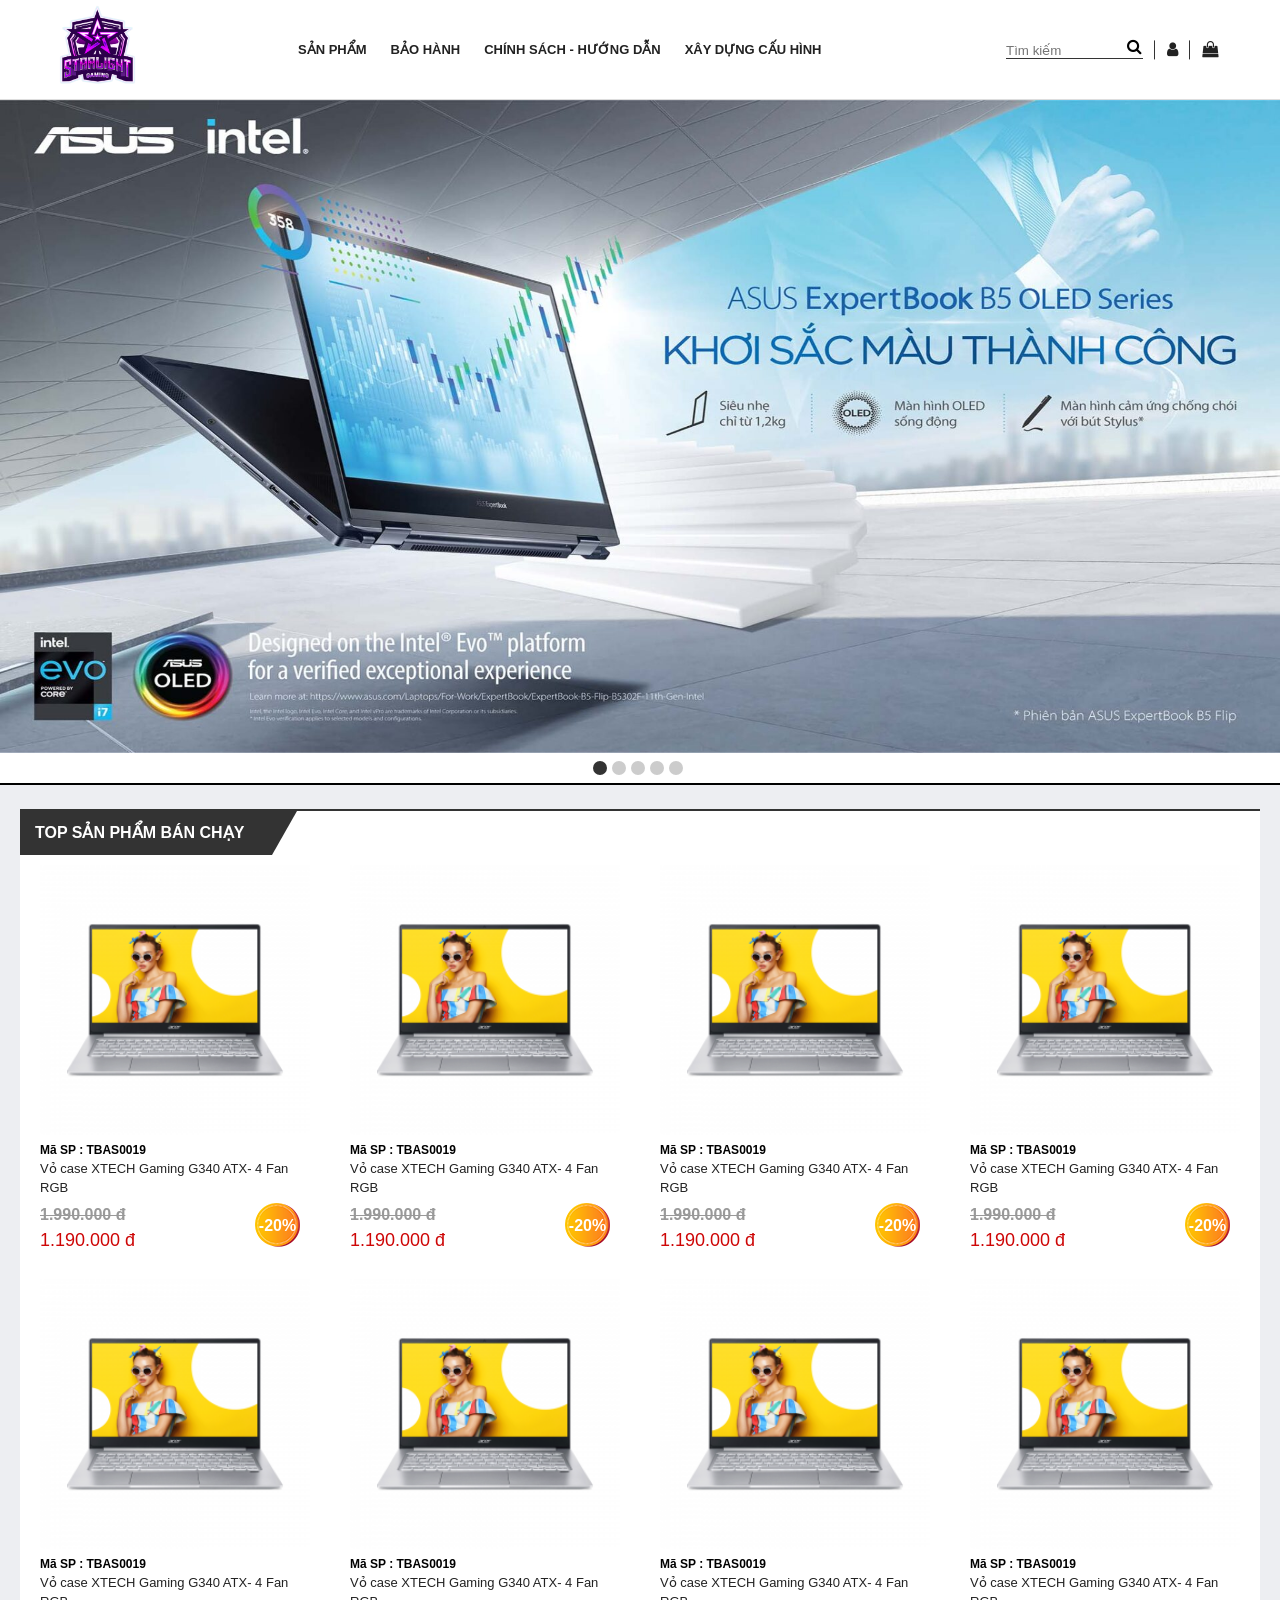
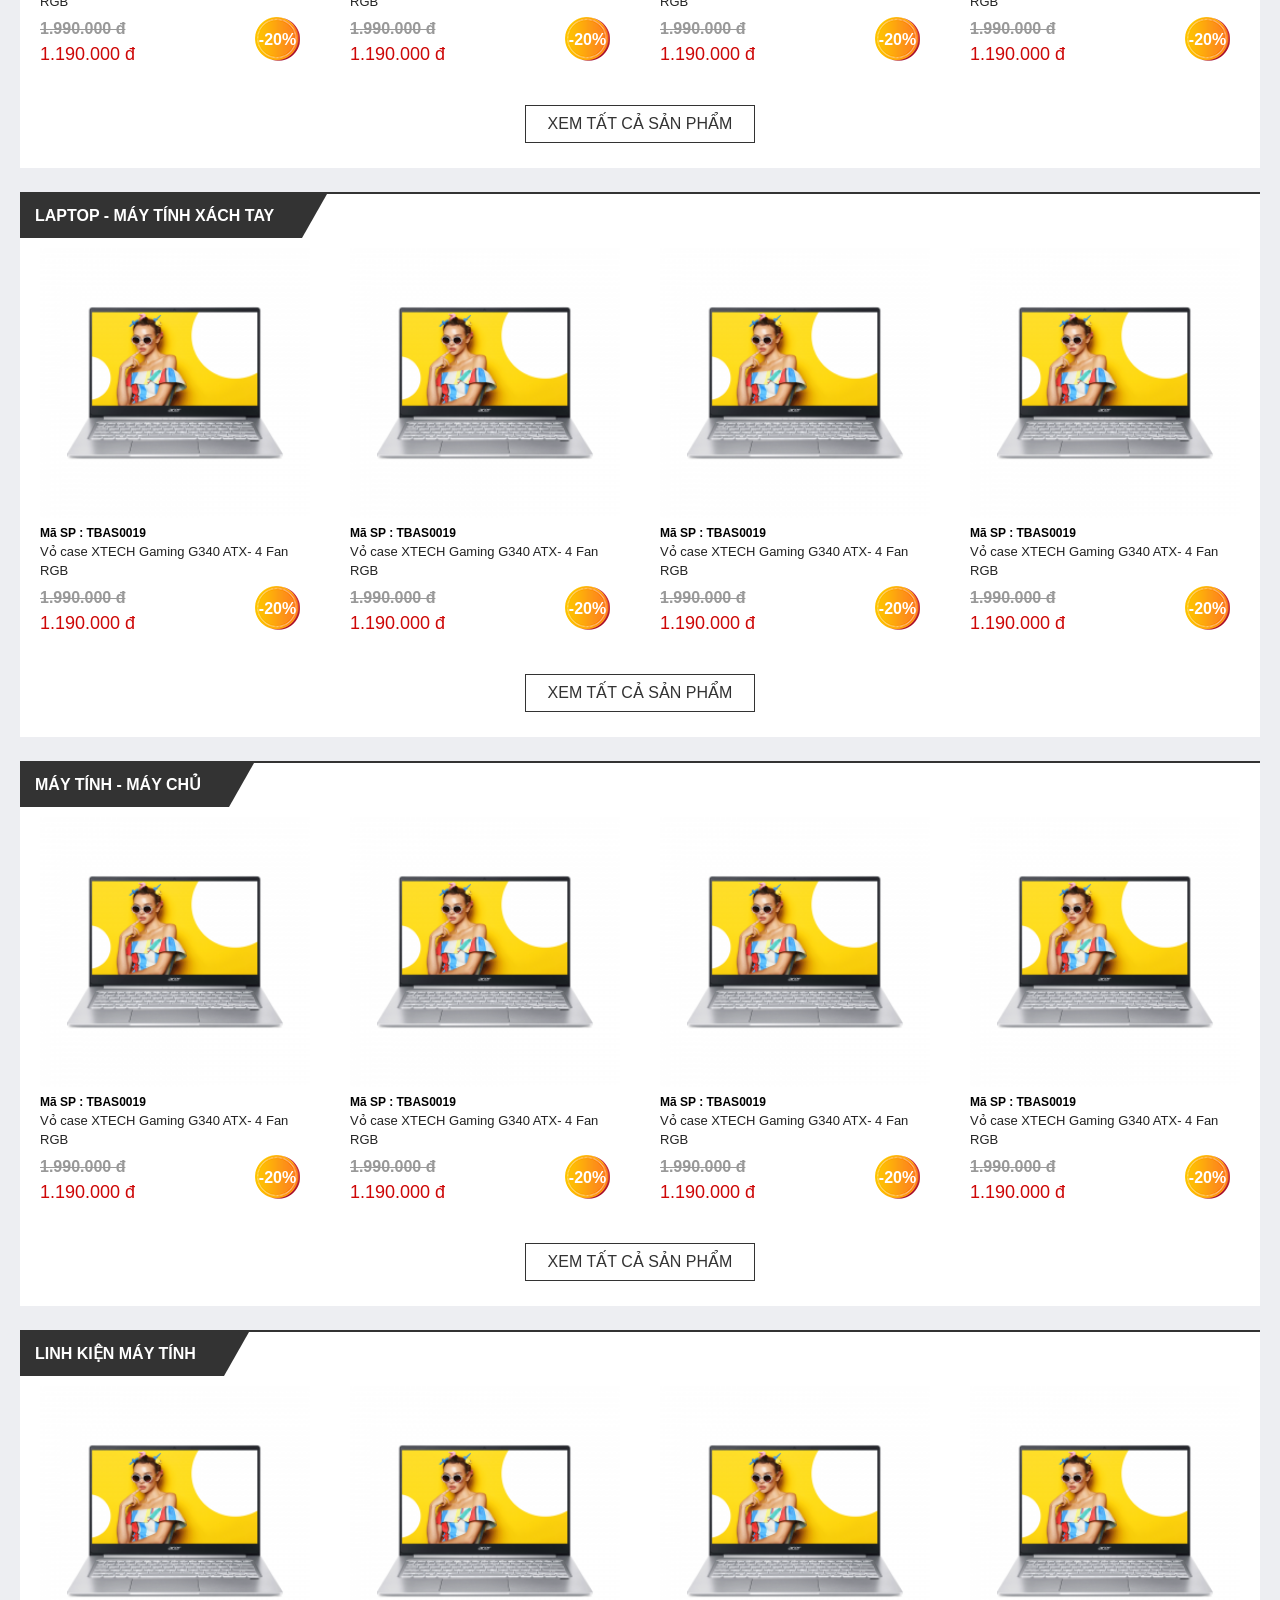
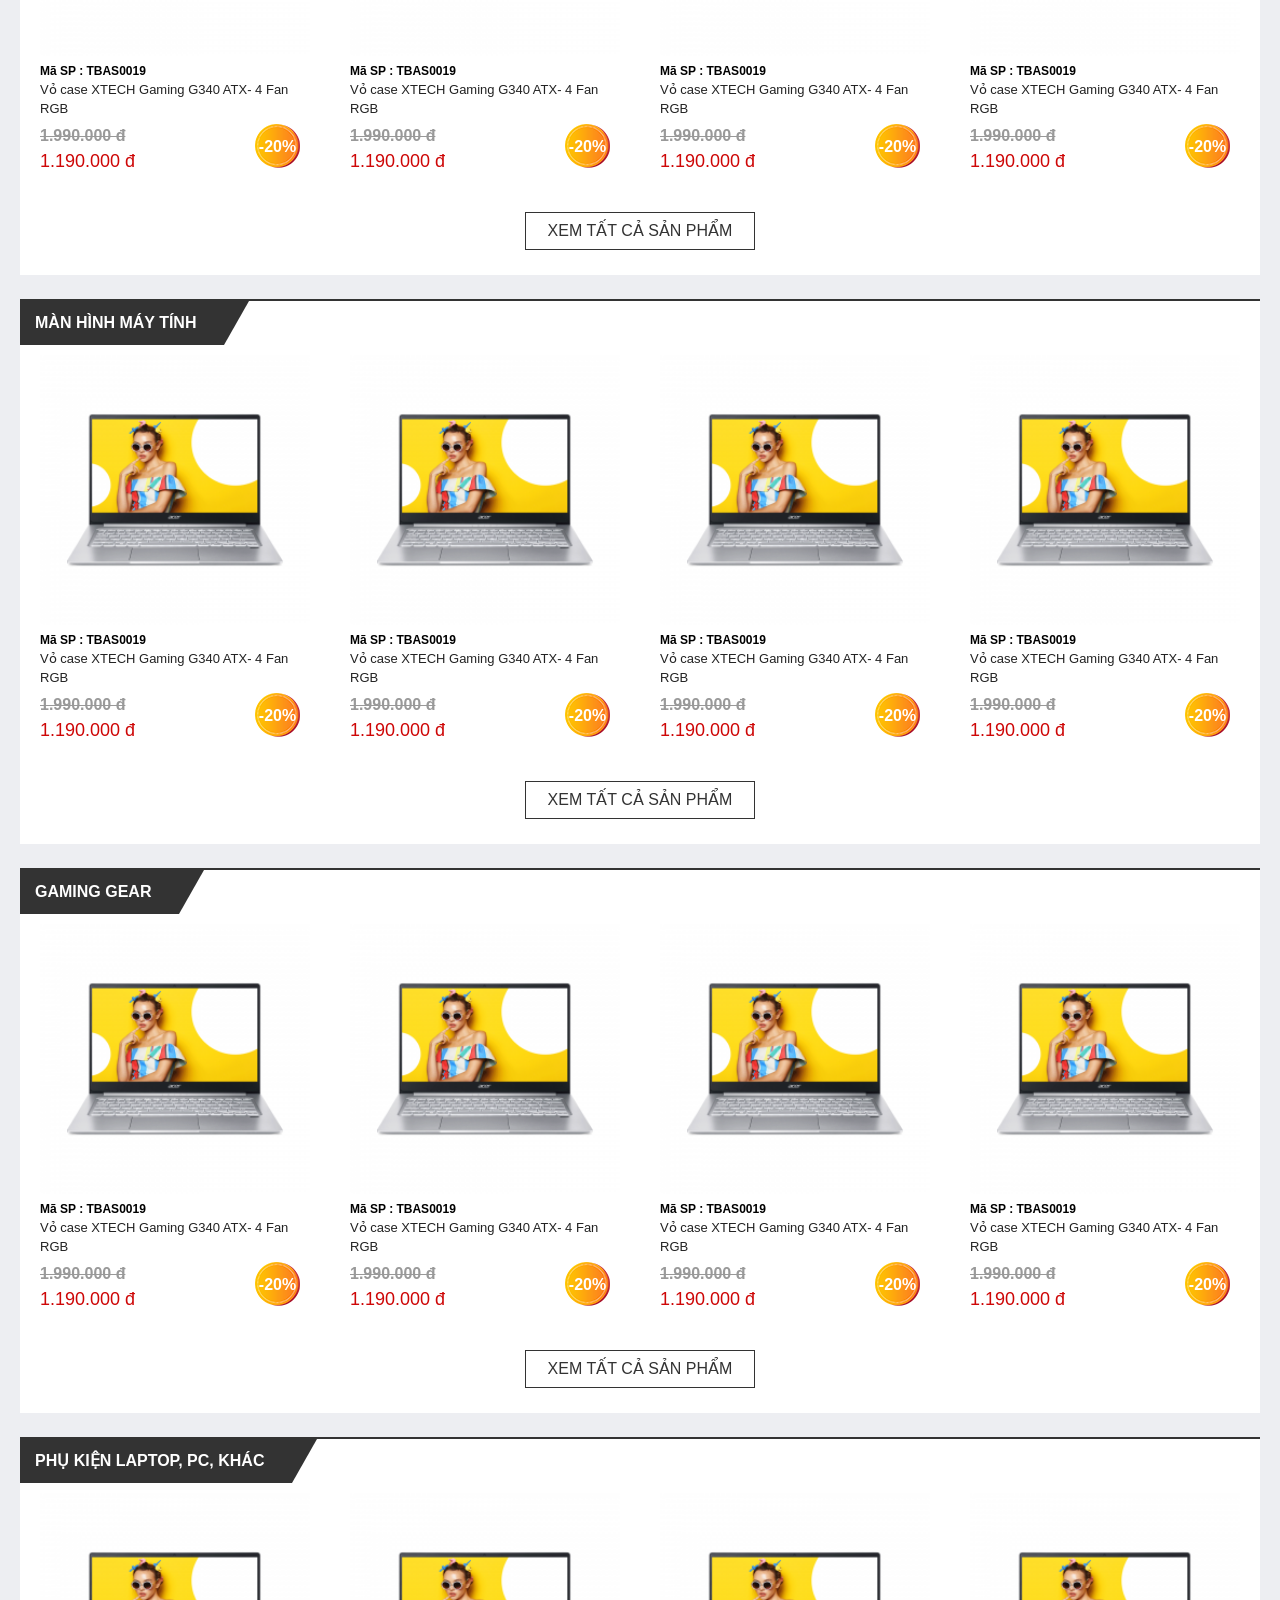
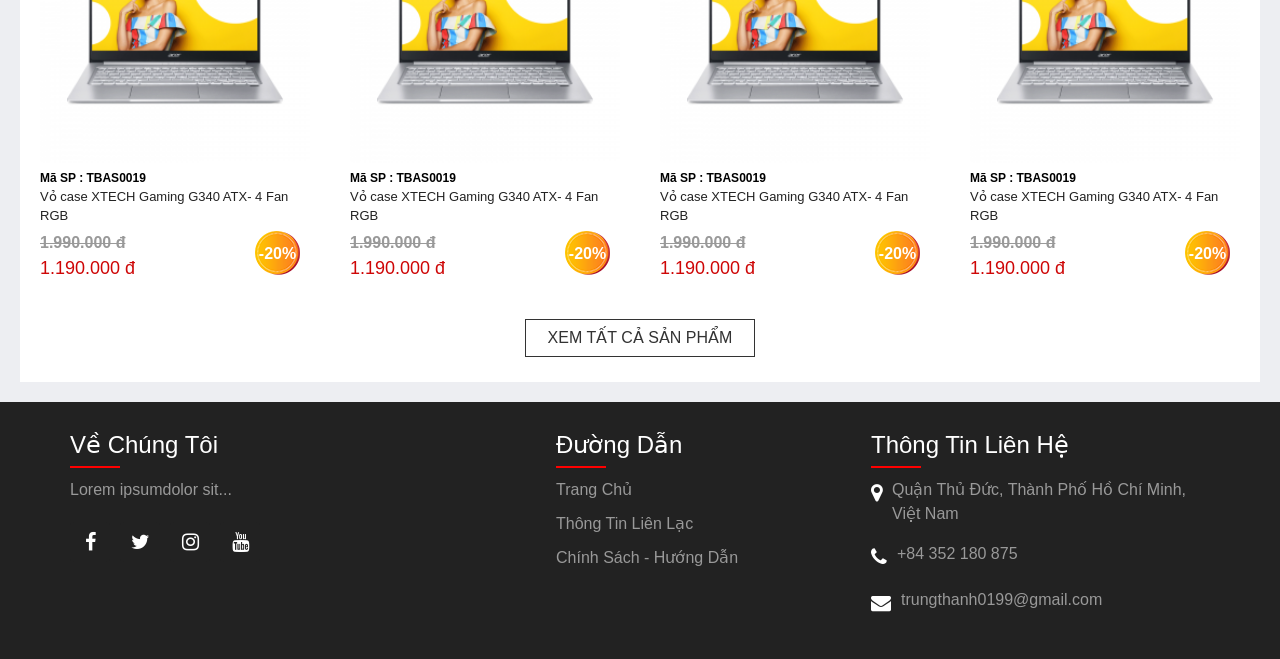
<file: Website.github.io-main/index.html>
<!DOCTYPE html>
<html lang="en">
<head>
    <meta charset="UTF-8">
    <meta http-equiv="X-UA-Compatible" content="IE=edge">
    <meta name="viewport" content="width=device-width, initial-scale=1.0">
    <title>Document</title>
    <link rel="stylesheet" href="https://cdnjs.cloudflare.com/ajax/libs/font-awesome/4.7.0/css/font-awesome.min.css">
    <link rel="stylesheet" href="style.css">
</head>
<body>
    <!----------Menu-------->
    <header>
        <div class="logo">
            <a href="index.html"></a><img src="images/logo.png" alt="" class="imageChange">
        </div>
        <div class="menu">
            <li><a href="">SẢN PHẨM</a>
                <ul class="sub-menu">
                    <li><i class="fa fa-laptop"></i><a href="">Laptop, Máy Tính Xách Tay</a></li>
                    <li><i class="fa fa-desktop"></i><a href="">Máy Tính, Máy Chủ</a></li>
                    <li><i class="fa fa-microchip"></i><a href="">Linh Kiện Máy Tính</a></li>
                    <li><i class="fa fa-television"></i><a href="">Màn Hình Máy Tính</a></li>
                    <li><i class="fa fa-headphones"></i><a href="">Gaming Gear</a></li>
                    <li><i class="fa fa-usb"></i><a href="">Phụ Kiện Laptop, PC, Khác</a></li>
                </ul>
            
            </li>
            <li><a href="">BẢO HÀNH</a></li>
            <li><a href="">CHÍNH SÁCH - HƯỚNG DẪN</a></li>
            <li><a href="">XÂY DỰNG CẤU HÌNH</a></li>       
        </div>
        <div class="others">
            <li><input placeholder="Tìm kiếm" type="text"> <i class="fa fa-search"></i></li>
            <li><a class="fa fa-user" href=""></a></li>
            <li><a class="fa fa-shopping-bag" href=""></a></li>
        </div>
    </header>
    <!----end-menu----------->

    <!-----Slider---------->
    <section id="slider">
        <div class="aspect-ratio-169">
            <img src="images/img15.jpg" alt="">
            <img src="images/img02.png" alt="">
            <img src="images/img03.jpg" alt="">
            <img src="images/img04.png" alt="">
            <img src="images/img05.jpg" alt="">
        </div>
        <div class="dot-container">
            <div class="dot active"></div>
            <div class="dot"></div>
            <div class="dot"></div>
            <div class="dot"></div>
            <div class="dot"></div>
        </div>
    </section>
    <!---------end-slider------>
    <section class="container">
        <div class="home-pro-hot box-pro-container bg-white pb-2">
            <div class="box-title-container">
                <h2 class="box-title">TOP SẢN PHẨM BÁN CHẠY</h2>
            </div>
            <div class="p-container" style="min-height: 700px">
                <div class="d-flex flex-wrap">
                    <div class="p-item">
                        <img src="images/img20.png" alt="">
                        <h1 class="p-sku" style="font-size: 12px;">Mã SP : TBAS0019</h1>
                        <a href="" class="p-name">Vỏ case XTECH Gaming G340 ATX- 4 Fan RGB</a>
                        <div class="price-container">
                            <del class="p-old-price"> 1.990.000 đ </del>
                            <span class="p-discount"> -20% </span>
                            <span class="p-price"> 1.190.000 đ </span>
                        </div>
                    </div>
                    <div class="p-item">
                        <img src="images/img20.png" alt="">
                        <h1 class="p-sku" style="font-size: 12px;">Mã SP : TBAS0019</h1>
                        <a href="" class="p-name">Vỏ case XTECH Gaming G340 ATX- 4 Fan RGB</a>
                        <div class="price-container">
                            <del class="p-old-price"> 1.990.000 đ </del>
                            <span class="p-discount"> -20% </span>
                            <span class="p-price"> 1.190.000 đ </span>
                        </div>
                    </div>
                    <div class="p-item">
                        <img src="images/img20.png" alt="">
                        <h1 class="p-sku" style="font-size: 12px;">Mã SP : TBAS0019</h1>
                        <a href="" class="p-name">Vỏ case XTECH Gaming G340 ATX- 4 Fan RGB</a>
                        <div class="price-container">
                            <del class="p-old-price"> 1.990.000 đ </del>
                            <span class="p-discount"> -20% </span>
                            <span class="p-price"> 1.190.000 đ </span>
                        </div>
                    </div>
                    <div class="p-item">
                        <img src="images/img20.png" alt="">
                        <h1 class="p-sku" style="font-size: 12px;">Mã SP : TBAS0019</h1>
                        <a href="" class="p-name">Vỏ case XTECH Gaming G340 ATX- 4 Fan RGB</a>
                        <div class="price-container">
                            <del class="p-old-price"> 1.990.000 đ </del>
                            <span class="p-discount"> -20% </span>
                            <span class="p-price"> 1.190.000 đ </span>
                        </div>
                    </div>
                </div>     
                <div class="d-flex flex-wrap">
                    <div class="p-item">
                        <img src="images/img20.png" alt="">
                        <h1 class="p-sku" style="font-size: 12px;">Mã SP : TBAS0019</h1>
                        <a href="" class="p-name">Vỏ case XTECH Gaming G340 ATX- 4 Fan RGB</a>
                        <div class="price-container">
                            <del class="p-old-price"> 1.990.000 đ </del>
                            <span class="p-discount"> -20% </span>
                            <span class="p-price"> 1.190.000 đ </span>
                        </div>
                    </div>
                    <div class="p-item">
                        <img src="images/img20.png" alt="">
                        <h1 class="p-sku" style="font-size: 12px;">Mã SP : TBAS0019</h1>
                        <a href="" class="p-name">Vỏ case XTECH Gaming G340 ATX- 4 Fan RGB</a>
                        <div class="price-container">
                            <del class="p-old-price"> 1.990.000 đ </del>
                            <span class="p-discount"> -20% </span>
                            <span class="p-price"> 1.190.000 đ </span>
                        </div>
                    </div>
                    <div class="p-item">
                        <img src="images/img20.png" alt="">
                        <h1 class="p-sku" style="font-size: 12px;">Mã SP : TBAS0019</h1>
                        <a href="" class="p-name">Vỏ case XTECH Gaming G340 ATX- 4 Fan RGB</a>
                        <div class="price-container">
                            <del class="p-old-price"> 1.990.000 đ </del>
                            <span class="p-discount"> -20% </span>
                            <span class="p-price"> 1.190.000 đ </span>
                        </div>
                    </div>
                    <div class="p-item">
                        <img src="images/img20.png" alt="">
                        <h1 class="p-sku" style="font-size: 12px;">Mã SP : TBAS0019</h1>
                        <a href="" class="p-name">Vỏ case XTECH Gaming G340 ATX- 4 Fan RGB</a>
                        <div class="price-container">
                            <del class="p-old-price"> 1.990.000 đ </del>
                            <span class="p-discount"> -20% </span>
                            <span class="p-price"> 1.190.000 đ </span>
                        </div>
                    </div>
                </div>
                <a href="" class="view-all">XEM TẤT CẢ SẢN PHẨM</a>     
            </div>
        </div> 
        <div class="home-pro-hot box-pro-container bg-white pb-2">
            <div class="box-title-container">
                <h2 class="box-title">LAPTOP - MÁY TÍNH XÁCH TAY</h2>
            </div>
            <div class="p-container" style="min-height: 400px">
                <div class="d-flex flex-wrap">
                    <div class="p-item">
                        <img src="images/img20.png" alt="">
                        <h1 class="p-sku" style="font-size: 12px;">Mã SP : TBAS0019</h1>
                        <a href="" class="p-name">Vỏ case XTECH Gaming G340 ATX- 4 Fan RGB</a>
                        <div class="price-container">
                            <del class="p-old-price"> 1.990.000 đ </del>
                            <span class="p-discount"> -20% </span>
                            <span class="p-price"> 1.190.000 đ </span>
                        </div>
                    </div>
                    <div class="p-item">
                        <img src="images/img20.png" alt="">
                        <h1 class="p-sku" style="font-size: 12px;">Mã SP : TBAS0019</h1>
                        <a href="" class="p-name">Vỏ case XTECH Gaming G340 ATX- 4 Fan RGB</a>
                        <div class="price-container">
                            <del class="p-old-price"> 1.990.000 đ </del>
                            <span class="p-discount"> -20% </span>
                            <span class="p-price"> 1.190.000 đ </span>
                        </div>
                    </div>
                    <div class="p-item">
                        <img src="images/img20.png" alt="">
                        <h1 class="p-sku" style="font-size: 12px;">Mã SP : TBAS0019</h1>
                        <a href="" class="p-name">Vỏ case XTECH Gaming G340 ATX- 4 Fan RGB</a>
                        <div class="price-container">
                            <del class="p-old-price"> 1.990.000 đ </del>
                            <span class="p-discount"> -20% </span>
                            <span class="p-price"> 1.190.000 đ </span>
                        </div>
                    </div>
                    <div class="p-item">
                        <img src="images/img20.png" alt="">
                        <h1 class="p-sku" style="font-size: 12px;">Mã SP : TBAS0019</h1>
                        <a href="" class="p-name">Vỏ case XTECH Gaming G340 ATX- 4 Fan RGB</a>
                        <div class="price-container">
                            <del class="p-old-price"> 1.990.000 đ </del>
                            <span class="p-discount"> -20% </span>
                            <span class="p-price"> 1.190.000 đ </span>
                        </div>
                    </div>
                </div>     
                <a href="" class="view-all">XEM TẤT CẢ SẢN PHẨM</a>     
            </div>
        </div>
        <div class="home-pro-hot box-pro-container bg-white pb-2">
            <div class="box-title-container">
                <h2 class="box-title">MÁY TÍNH - MÁY CHỦ</h2>
            </div>
            <div class="p-container" style="min-height: 400px">
                <div class="d-flex flex-wrap">
                    <div class="p-item">
                        <img src="images/img20.png" alt="">
                        <h1 class="p-sku" style="font-size: 12px;">Mã SP : TBAS0019</h1>
                        <a href="" class="p-name">Vỏ case XTECH Gaming G340 ATX- 4 Fan RGB</a>
                        <div class="price-container">
                            <del class="p-old-price"> 1.990.000 đ </del>
                            <span class="p-discount"> -20% </span>
                            <span class="p-price"> 1.190.000 đ </span>
                        </div>
                    </div>
                    <div class="p-item">
                        <img src="images/img20.png" alt="">
                        <h1 class="p-sku" style="font-size: 12px;">Mã SP : TBAS0019</h1>
                        <a href="" class="p-name">Vỏ case XTECH Gaming G340 ATX- 4 Fan RGB</a>
                        <div class="price-container">
                            <del class="p-old-price"> 1.990.000 đ </del>
                            <span class="p-discount"> -20% </span>
                            <span class="p-price"> 1.190.000 đ </span>
                        </div>
                    </div>
                    <div class="p-item">
                        <img src="images/img20.png" alt="">
                        <h1 class="p-sku" style="font-size: 12px;">Mã SP : TBAS0019</h1>
                        <a href="" class="p-name">Vỏ case XTECH Gaming G340 ATX- 4 Fan RGB</a>
                        <div class="price-container">
                            <del class="p-old-price"> 1.990.000 đ </del>
                            <span class="p-discount"> -20% </span>
                            <span class="p-price"> 1.190.000 đ </span>
                        </div>
                    </div>
                    <div class="p-item">
                        <img src="images/img20.png" alt="">
                        <h1 class="p-sku" style="font-size: 12px;">Mã SP : TBAS0019</h1>
                        <a href="" class="p-name">Vỏ case XTECH Gaming G340 ATX- 4 Fan RGB</a>
                        <div class="price-container">
                            <del class="p-old-price"> 1.990.000 đ </del>
                            <span class="p-discount"> -20% </span>
                            <span class="p-price"> 1.190.000 đ </span>
                        </div>
                    </div>
                </div>     
                <a href="" class="view-all">XEM TẤT CẢ SẢN PHẨM</a>     
            </div>
        </div>
        <div class="home-pro-hot box-pro-container bg-white pb-2">
            <div class="box-title-container">
                <h2 class="box-title">LINH KIỆN MÁY TÍNH</h2>
            </div>
            <div class="p-container" style="min-height: 400px">
                <div class="d-flex flex-wrap">
                    <div class="p-item">
                        <img src="images/img20.png" alt="">
                        <h1 class="p-sku" style="font-size: 12px;">Mã SP : TBAS0019</h1>
                        <a href="" class="p-name">Vỏ case XTECH Gaming G340 ATX- 4 Fan RGB</a>
                        <div class="price-container">
                            <del class="p-old-price"> 1.990.000 đ </del>
                            <span class="p-discount"> -20% </span>
                            <span class="p-price"> 1.190.000 đ </span>
                        </div>
                    </div>
                    <div class="p-item">
                        <img src="images/img20.png" alt="">
                        <h1 class="p-sku" style="font-size: 12px;">Mã SP : TBAS0019</h1>
                        <a href="" class="p-name">Vỏ case XTECH Gaming G340 ATX- 4 Fan RGB</a>
                        <div class="price-container">
                            <del class="p-old-price"> 1.990.000 đ </del>
                            <span class="p-discount"> -20% </span>
                            <span class="p-price"> 1.190.000 đ </span>
                        </div>
                    </div>
                    <div class="p-item">
                        <img src="images/img20.png" alt="">
                        <h1 class="p-sku" style="font-size: 12px;">Mã SP : TBAS0019</h1>
                        <a href="" class="p-name">Vỏ case XTECH Gaming G340 ATX- 4 Fan RGB</a>
                        <div class="price-container">
                            <del class="p-old-price"> 1.990.000 đ </del>
                            <span class="p-discount"> -20% </span>
                            <span class="p-price"> 1.190.000 đ </span>
                        </div>
                    </div>
                    <div class="p-item">
                        <img src="images/img20.png" alt="">
                        <h1 class="p-sku" style="font-size: 12px;">Mã SP : TBAS0019</h1>
                        <a href="" class="p-name">Vỏ case XTECH Gaming G340 ATX- 4 Fan RGB</a>
                        <div class="price-container">
                            <del class="p-old-price"> 1.990.000 đ </del>
                            <span class="p-discount"> -20% </span>
                            <span class="p-price"> 1.190.000 đ </span>
                        </div>
                    </div>
                </div>     
                <a href="" class="view-all">XEM TẤT CẢ SẢN PHẨM</a>     
            </div>
        </div>
        <div class="home-pro-hot box-pro-container bg-white pb-2">
            <div class="box-title-container">
                <h2 class="box-title">MÀN HÌNH MÁY TÍNH</h2>
            </div>
            <div class="p-container" style="min-height: 400px">
                <div class="d-flex flex-wrap">
                    <div class="p-item">
                        <img src="images/img20.png" alt="">
                        <h1 class="p-sku" style="font-size: 12px;">Mã SP : TBAS0019</h1>
                        <a href="" class="p-name">Vỏ case XTECH Gaming G340 ATX- 4 Fan RGB</a>
                        <div class="price-container">
                            <del class="p-old-price"> 1.990.000 đ </del>
                            <span class="p-discount"> -20% </span>
                            <span class="p-price"> 1.190.000 đ </span>
                        </div>
                    </div>
                    <div class="p-item">
                        <img src="images/img20.png" alt="">
                        <h1 class="p-sku" style="font-size: 12px;">Mã SP : TBAS0019</h1>
                        <a href="" class="p-name">Vỏ case XTECH Gaming G340 ATX- 4 Fan RGB</a>
                        <div class="price-container">
                            <del class="p-old-price"> 1.990.000 đ </del>
                            <span class="p-discount"> -20% </span>
                            <span class="p-price"> 1.190.000 đ </span>
                        </div>
                    </div>
                    <div class="p-item">
                        <img src="images/img20.png" alt="">
                        <h1 class="p-sku" style="font-size: 12px;">Mã SP : TBAS0019</h1>
                        <a href="" class="p-name">Vỏ case XTECH Gaming G340 ATX- 4 Fan RGB</a>
                        <div class="price-container">
                            <del class="p-old-price"> 1.990.000 đ </del>
                            <span class="p-discount"> -20% </span>
                            <span class="p-price"> 1.190.000 đ </span>
                        </div>
                    </div>
                    <div class="p-item">
                        <img src="images/img20.png" alt="">
                        <h1 class="p-sku" style="font-size: 12px;">Mã SP : TBAS0019</h1>
                        <a href="" class="p-name">Vỏ case XTECH Gaming G340 ATX- 4 Fan RGB</a>
                        <div class="price-container">
                            <del class="p-old-price"> 1.990.000 đ </del>
                            <span class="p-discount"> -20% </span>
                            <span class="p-price"> 1.190.000 đ </span>
                        </div>
                    </div>
                </div>     
                <a href="" class="view-all">XEM TẤT CẢ SẢN PHẨM</a>     
            </div>
        </div>
        <div class="home-pro-hot box-pro-container bg-white pb-2">
            <div class="box-title-container">
                <h2 class="box-title">GAMING GEAR</h2>
            </div>
            <div class="p-container" style="min-height: 400px">
                <div class="d-flex flex-wrap">
                    <div class="p-item">
                        <img src="images/img20.png" alt="">
                        <h1 class="p-sku" style="font-size: 12px;">Mã SP : TBAS0019</h1>
                        <a href="" class="p-name">Vỏ case XTECH Gaming G340 ATX- 4 Fan RGB</a>
                        <div class="price-container">
                            <del class="p-old-price"> 1.990.000 đ </del>
                            <span class="p-discount"> -20% </span>
                            <span class="p-price"> 1.190.000 đ </span>
                        </div>
                    </div>
                    <div class="p-item">
                        <img src="images/img20.png" alt="">
                        <h1 class="p-sku" style="font-size: 12px;">Mã SP : TBAS0019</h1>
                        <a href="" class="p-name">Vỏ case XTECH Gaming G340 ATX- 4 Fan RGB</a>
                        <div class="price-container">
                            <del class="p-old-price"> 1.990.000 đ </del>
                            <span class="p-discount"> -20% </span>
                            <span class="p-price"> 1.190.000 đ </span>
                        </div>
                    </div>
                    <div class="p-item">
                        <img src="images/img20.png" alt="">
                        <h1 class="p-sku" style="font-size: 12px;">Mã SP : TBAS0019</h1>
                        <a href="" class="p-name">Vỏ case XTECH Gaming G340 ATX- 4 Fan RGB</a>
                        <div class="price-container">
                            <del class="p-old-price"> 1.990.000 đ </del>
                            <span class="p-discount"> -20% </span>
                            <span class="p-price"> 1.190.000 đ </span>
                        </div>
                    </div>
                    <div class="p-item">
                        <img src="images/img20.png" alt="">
                        <h1 class="p-sku" style="font-size: 12px;">Mã SP : TBAS0019</h1>
                        <a href="" class="p-name">Vỏ case XTECH Gaming G340 ATX- 4 Fan RGB</a>
                        <div class="price-container">
                            <del class="p-old-price"> 1.990.000 đ </del>
                            <span class="p-discount"> -20% </span>
                            <span class="p-price"> 1.190.000 đ </span>
                        </div>
                    </div>
                </div>     
                <a href="" class="view-all">XEM TẤT CẢ SẢN PHẨM</a>     
            </div>
        </div>
        <div class="home-pro-hot box-pro-container bg-white pb-2">
            <div class="box-title-container">
                <h2 class="box-title">PHỤ KIỆN LAPTOP, PC, KHÁC</h2>
            </div>
            <div class="p-container" style="min-height: 400px">
                <div class="d-flex flex-wrap">
                    <div class="p-item">
                        <img src="images/img20.png" alt="">
                        <h1 class="p-sku" style="font-size: 12px;">Mã SP : TBAS0019</h1>
                        <a href="" class="p-name">Vỏ case XTECH Gaming G340 ATX- 4 Fan RGB</a>
                        <div class="price-container">
                            <del class="p-old-price"> 1.990.000 đ </del>
                            <span class="p-discount"> -20% </span>
                            <span class="p-price"> 1.190.000 đ </span>
                        </div>
                    </div>
                    <div class="p-item">
                        <img src="images/img20.png" alt="">
                        <h1 class="p-sku" style="font-size: 12px;">Mã SP : TBAS0019</h1>
                        <a href="" class="p-name">Vỏ case XTECH Gaming G340 ATX- 4 Fan RGB</a>
                        <div class="price-container">
                            <del class="p-old-price"> 1.990.000 đ </del>
                            <span class="p-discount"> -20% </span>
                            <span class="p-price"> 1.190.000 đ </span>
                        </div>
                    </div>
                    <div class="p-item">
                        <img src="images/img20.png" alt="">
                        <h1 class="p-sku" style="font-size: 12px;">Mã SP : TBAS0019</h1>
                        <a href="" class="p-name">Vỏ case XTECH Gaming G340 ATX- 4 Fan RGB</a>
                        <div class="price-container">
                            <del class="p-old-price"> 1.990.000 đ </del>
                            <span class="p-discount"> -20% </span>
                            <span class="p-price"> 1.190.000 đ </span>
                        </div>
                    </div>
                    <div class="p-item">
                        <img src="images/img20.png" alt="">
                        <h1 class="p-sku" style="font-size: 12px;">Mã SP : TBAS0019</h1>
                        <a href="" class="p-name">Vỏ case XTECH Gaming G340 ATX- 4 Fan RGB</a>
                        <div class="price-container">
                            <del class="p-old-price"> 1.990.000 đ </del>
                            <span class="p-discount"> -20% </span>
                            <span class="p-price"> 1.190.000 đ </span>
                        </div>
                    </div>
                </div>     
                <a href="" class="view-all">XEM TẤT CẢ SẢN PHẨM</a>     
            </div>
        </div>
    </section>
    <!--Footer-->
    <footer>
        <div class="containers">
            <div class="noi-dung about">
                <h2>Về Chúng Tôi</h2>
                <p>Lorem ipsumdolor sit...</p>
                <ul class="social-icon">
                    <li><a href=""><i class="fa fa-facebook"></i></a></li>
                    <li><a href=""><i class="fa fa-twitter"></i></a></li>
                    <li><a href=""><i class="fa fa-instagram"></i></a></li>
                    <li><a href=""><i class="fa fa-youtube"></i></a></li>
                </ul>
            </div>
            <div class="noi-dung links">
                <h2>Đường Dẫn</h2>
                <ul>
                    <li><a href="#">Trang Chủ</a></li>
                    <li><a href="#">Thông Tin Liên Lạc</a></li>
                    <li><a href="#">Chính Sách - Hướng Dẫn</a></li>
                </ul>
            </div>
            <div class="noi-dung contact">
                <h2>Thông Tin Liên Hệ</h2>
                <ul class="info">
                    <li>
                        <span><i class="fa fa-map-marker"></i></span>
                        <span>
                            Quận Thủ Đức, Thành Phố Hồ Chí Minh, <br>
                            Việt Nam <br />
                        </span>
                    </li>
                    <li>
                        <span><i class="fa fa-phone"></i></span>
                        <p><a href="#">+84 352 180 875</a>
                    </li>
                    <li>
                        <span><i class="fa fa-envelope"></i></span>
                        <p><a href="#">trungthanh0199@gmail.com</a></p>
                   </li>
                </ul>
            </div>
        </div>
    </footer>
    <!--end - footer-->
</body>
<script>
    const header = document.querySelector("header")
    window.addEventListener("scroll",function(){
        x = window.pageYOffset
        if(x>0){
            header.classList.add("sticky")
        }
        else{
            header.classList.remove("sticky")
        }
    })

    const imgPosition = document.querySelectorAll(".aspect-ratio-169 img")
    const imgContainer = document.querySelector('.aspect-ratio-169')
    const dotItem = document.querySelectorAll(".dot")
    let imgNuber = imgPosition.length
    let index = 0
    imgPosition.forEach(function(image,index){
        image.style.left = index*100 + "%"
        dotItem[index].addEventListener("click",function(){
            slider (index)
        })
    })
    function imgSlide (){
        index++;
        console.log(index)
        if(index>=imgNuber) {index=0}
        slider (index)
    }
    function slider(index){
        imgContainer.style.left = "-" + index*100 + "%"
        const dotActive = document.querySelector('.active')
        dotActive.classList.remove("active")
        dotItem[index].classList.add("active")
    }
    setInterval(imgSlide,5000)

</script>
</html>
</file>
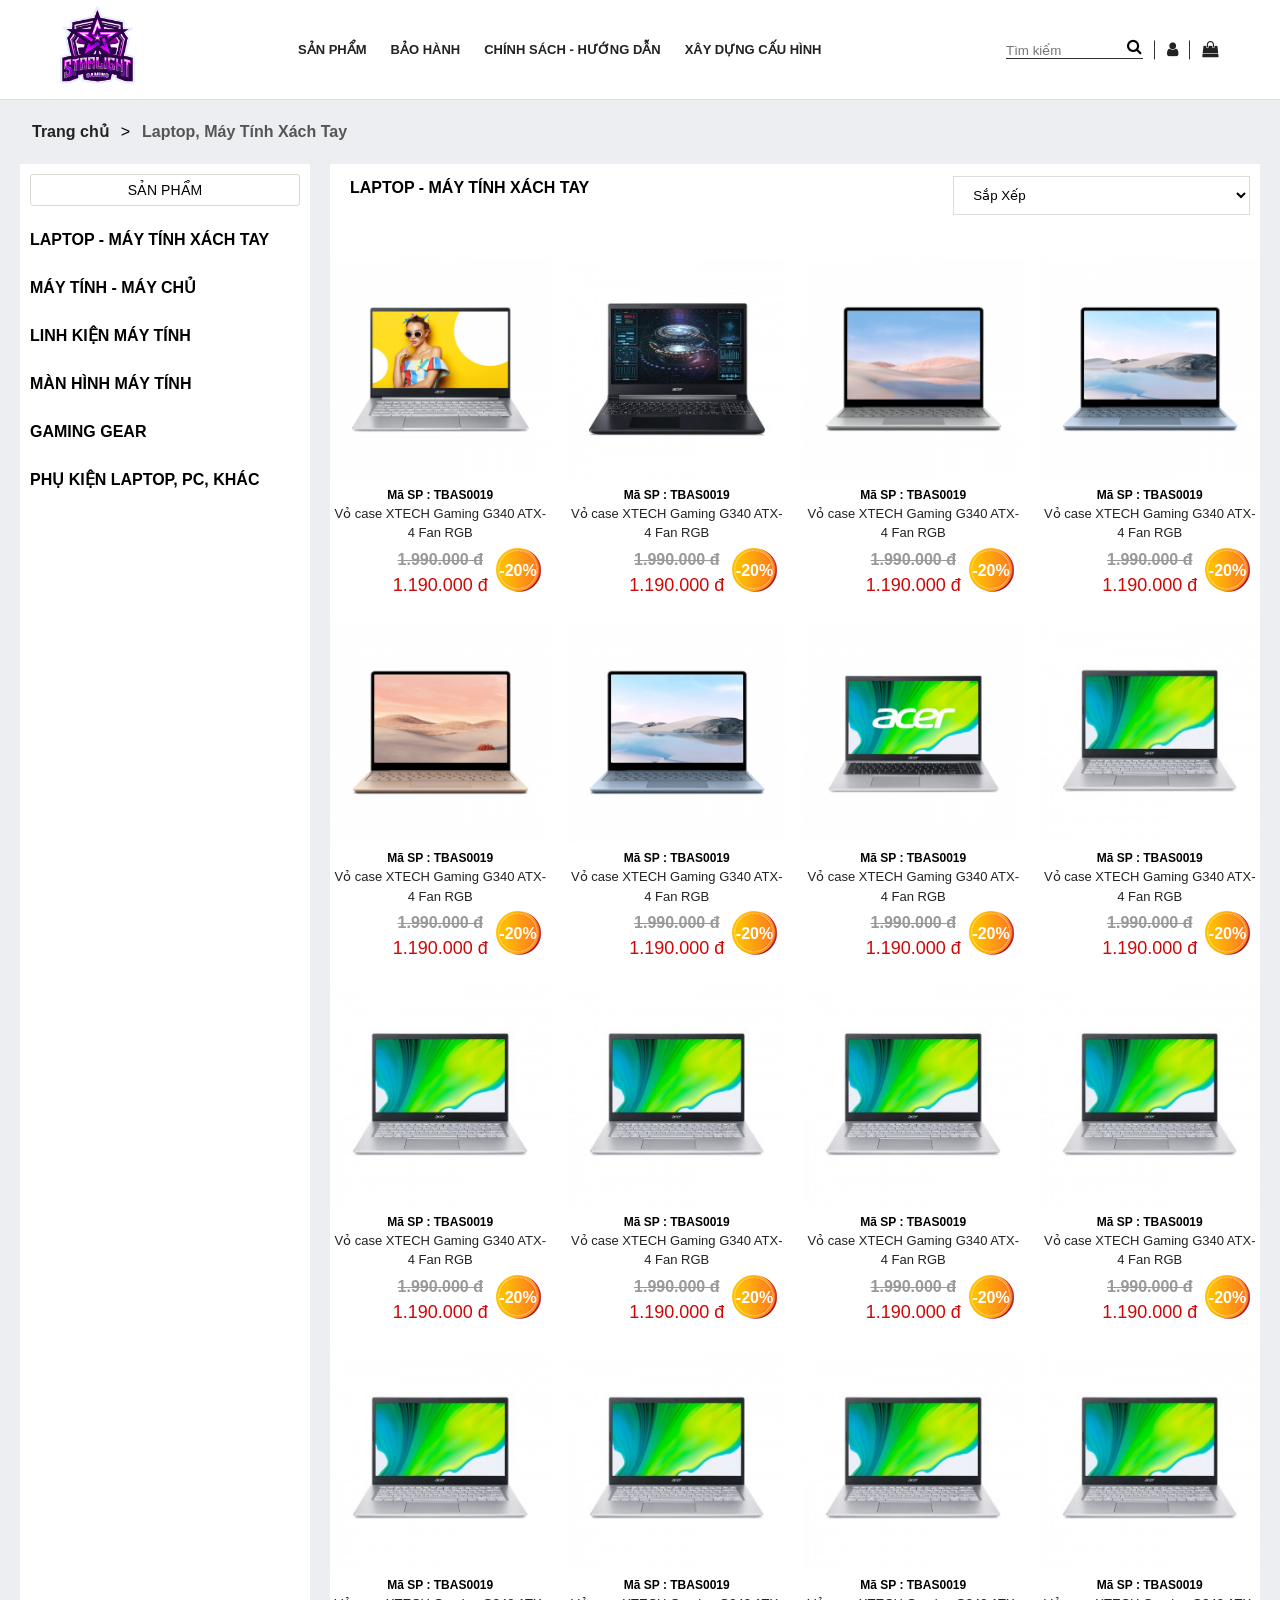
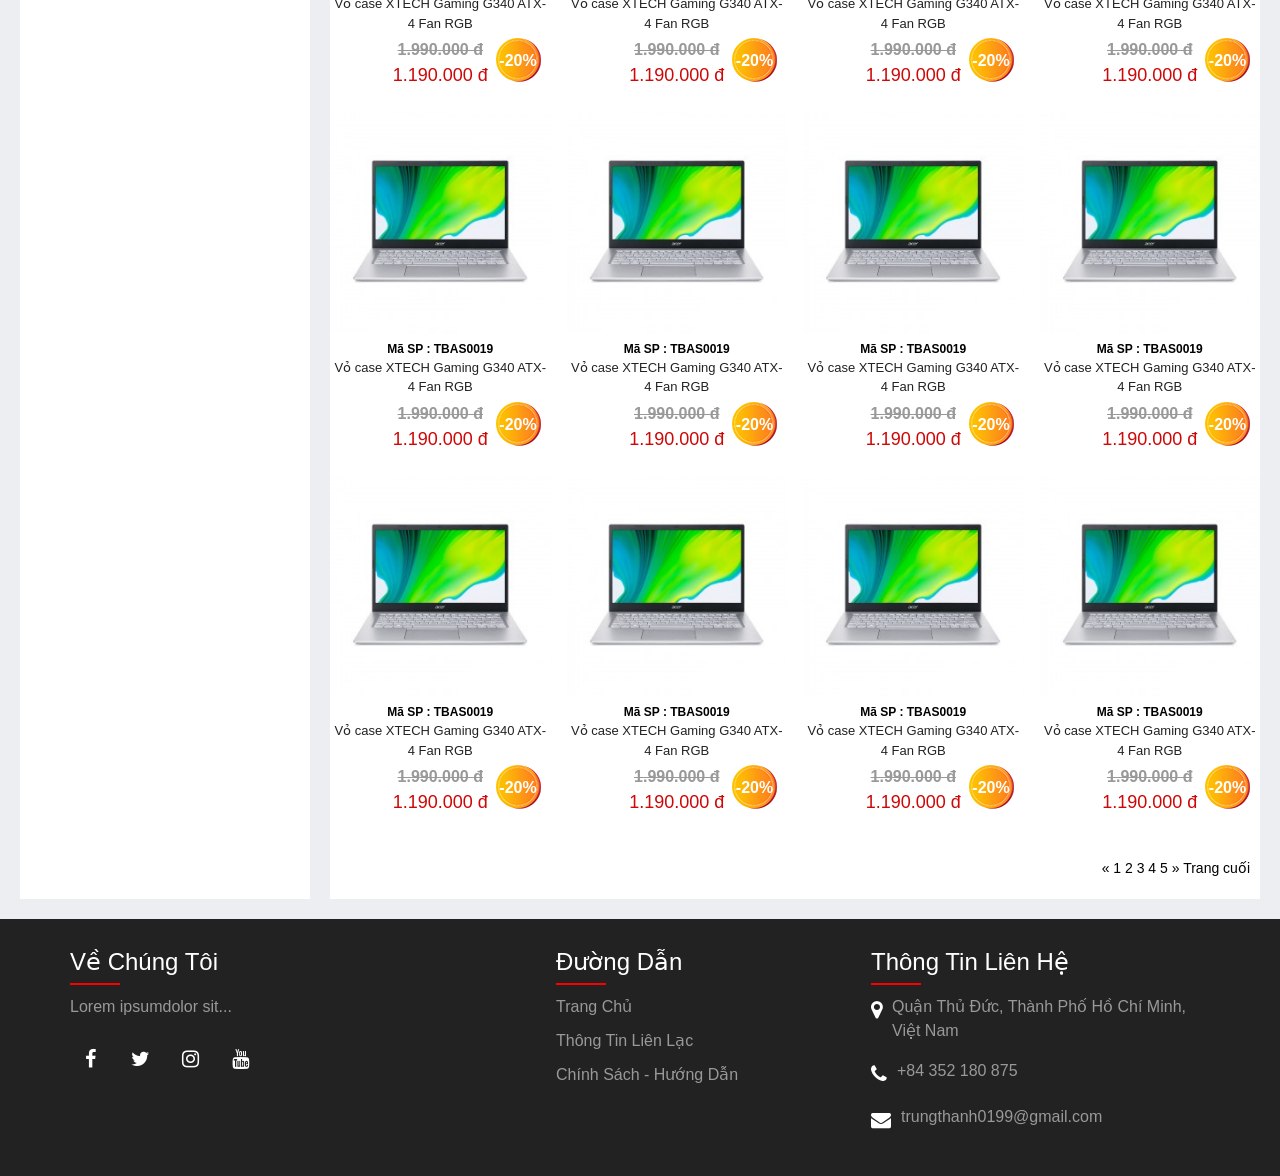
<file: Website.github.io-main/category.html>
<!DOCTYPE html>
<html lang="en">
<head>
    <meta charset="UTF-8">
    <meta http-equiv="X-UA-Compatible" content="IE=edge">
    <meta name="viewport" content="width=device-width, initial-scale=1.0">
    <title>Document</title>
    <link rel="stylesheet" href="https://cdnjs.cloudflare.com/ajax/libs/font-awesome/4.7.0/css/font-awesome.min.css">
    <link rel="stylesheet" href="style.css">
</head>
<body>
    <!----------Menu-------->
    <header>
        <div class="logo">
            <a href="index.html"><img src="images/logo.png" alt="" class="imageChange"></a>
        </div>
        <div class="menu">
            <li><a href="">SẢN PHẨM</a>
                <ul class="sub-menu">
                    <li><i class="fa fa-laptop"></i><a href="">Laptop, Máy Tính Xách Tay</a></li>
                    <li><i class="fa fa-desktop"></i><a href="">Máy Tính, Máy Chủ</a></li>
                    <li><i class="fa fa-microchip"></i><a href="">Linh Kiện Máy Tính</a></li>
                    <li><i class="fa fa-television"></i><a href="">Màn Hình Máy Tính</a></li>
                    <li><i class="fa fa-headphones"></i><a href="">Gaming Gear</a></li>
                    <li><i class="fa fa-usb"></i><a href="">Phụ Kiện Laptop, PC, Khác</a></li>
                </ul>
            
            </li>
            <li><a href="">BẢO HÀNH</a></li>
            <li><a href="">CHÍNH SÁCH - HƯỚNG DẪN</a></li>
            <li><a href="">XÂY DỰNG CẤU HÌNH</a></li>       
        </div>
        <div class="others">
            <li><input placeholder="Tìm kiếm" type="text"> <i class="fa fa-search"></i></li>
            <li><a class="fa fa-user" href=""></a></li>
            <li><a class="fa fa-shopping-bag" href=""></a></li>
        </div>
    </header>
    <!----end-menu----------->

    <!-----content----->
    <section class="category">
        <div class="containers">
            <div class="category-top row">
                <p><a href="index.html">Trang chủ</a></p><span>&#62;</span><p>Laptop, Máy Tính Xách Tay</p>
            </div>
        </div>
        <div class="containers">
            <div class="row">
                <div class="category-left">
                    <span class="title">SẢN PHẨM</span>
                    <ul>
                        <li class="category-left-li"><a href="#">LAPTOP - MÁY TÍNH XÁCH TAY</a>
                            <ul>
                                <li><a href="">Laptop Acer</a></li>
                                <li><a href="">Laptop Asus</a></li>
                                <li><a href="">Laptop Dell</a></li>
                                <li><a href="">Laptop Lenovo</a></li>
                                <li><a href="">Laptop Acer</a></li>
                                <li><a href="">Laptop MSI</a></li>
                                <li><a href="">Macbook</a></li>
                            </ul>
                        </li>
                    </ul>
                    <ul>
                        <li class="category-left-li"><a href="#">MÁY TÍNH - MÁY CHỦ</a>
                            <ul>
                                <li><a href="">Máy tính văn phòng</a></li>
                                <li><a href="">Máy tính đồng bộ</a></li>
                                <li><a href="">Máy tính All-in-one</a></li>
                                <li><a href="">Máy chủ</a></li>
                            </ul>
                        </li>
                    </ul>
                    <ul>
                        <li class="category-left-li"><a href="#">LINH KIỆN MÁY TÍNH</a>
                            <ul>
                                <li><a href="">CPU - Bộ vi xử lý</a></li>
                                <li><a href="">VGA - Card màn hình</a></li>
                                <li><a href="">PSU - Nguồn máy tính</a></li>
                                <li><a href="">MAINBOARD -  Bo mạch chủ</a></li>
                                <li><a href="">RAM - Bộ nhớ trong</a></li>
                                <li><a href="">SSD - Ổ cứng thể rắn</a></li>
                                <li><a href="">HDD - Ổ cứng</a></li>
                                <li><a href="">CASE - Vỏ máy tính</a></li>
                                <li><a href="">Bàn phím - Chuột</a></li>
                            </ul>
                        </li>
                    </ul>
                    <ul>
                        <li class="category-left-li"><a href="#">MÀN HÌNH MÁY TÍNH</a>
                            <ul>
                                <li><a href="">Màn hình Acer</a></li>
                                <li><a href="">Màn hình Asus</a></li>
                                <li><a href="">Màn hình Dell</a></li>
                                <li><a href="">Màn hình Lenovo</a></li>
                                <li><a href="">Màn hình HP</a></li>
                                <li><a href="">Màn hình LG</a></li>
                                <li><a href="">Màn hình Samsung</a></li>
                            </ul>
                        </li>
                    </ul>
                    <ul>
                        <li class="category-left-li"><a href="#">GAMING GEAR</a>
                            <ul>
                                <li><a href="">Bàn phím</a></li>
                                <li><a href="">Chuột</a></li>
                                <li><a href="">Tai nghe</a></li>
                                <li><a href="">Ghế Gaming</a></li>
                                <li><a href="">Bàn Gaminh</a></li>
                                <li><a href="">Tay cầm</a></li>
                                <li><a href="">Loa Gaming</a></li>
                            </ul>
                        </li>
                    </ul>
                    <ul>
                        <li class="category-left-li"><a href="#">PHỤ KIỆN LAPTOP, PC, KHÁC</a>
                            <ul>
                                <li><a href="">Linh kiện Laptop</a></li>
                                <li><a href="">Phụ kiện Laptop</a></li>
                                <li><a href="">Dây cáp các loại</a></li>
                                <li><a href="">Bộ chia tín hiệu</a></li>
                                <li><a href="">Thiệt bị chuyển đổi</a></li>
                            </ul>
                        </li>
                    </ul>
                </div>
                <div class="category-right row">
                    <div class="category-right-top-item">
                        <p>LAPTOP - MÁY TÍNH XÁCH TAY</p>
                    </div>
                    <div class="category-right-top-item">
                        <select name="" id="">
                            <option value="">Sắp Xếp</option>
                            <option value="">Giá cao đến thấp</option>
                            <option value="">Giá thấp đến cao</option>
                        </select>
                    </div>
                    <div class="category-right-content row">
                        <div class="category-right-content-item">
                            <img src="images/img20.png" alt="">
                            <h1 class="p-sku" style="font-size: 12px;">Mã SP : TBAS0019</h1>
                            <a href="" class="p-name">Vỏ case XTECH Gaming G340 ATX- 4 Fan RGB</a>
                            <div class="price-container">
                                <del class="p-old-price"> 1.990.000 đ </del>
                                <span class="p-discount"> -20% </span>
                                <span class="p-price"> 1.190.000 đ </span>
                            </div>
                        </div>
                        <div class="category-right-content-item">
                            <img src="images/img21.jpg" alt="">
                            <h1 class="p-sku" style="font-size: 12px;">Mã SP : TBAS0019</h1>
                            <a href="" class="p-name">Vỏ case XTECH Gaming G340 ATX- 4 Fan RGB</a>
                            <div class="price-container">
                                <del class="p-old-price"> 1.990.000 đ </del>
                                <span class="p-discount"> -20% </span>
                                <span class="p-price"> 1.190.000 đ </span>
                            </div>
                        </div>
                        <div class="category-right-content-item">
                            <img src="images/img22.png" alt="">
                            <h1 class="p-sku" style="font-size: 12px;">Mã SP : TBAS0019</h1>
                            <a href="" class="p-name">Vỏ case XTECH Gaming G340 ATX- 4 Fan RGB</a>
                            <div class="price-container">
                                <del class="p-old-price"> 1.990.000 đ </del>
                                <span class="p-discount"> -20% </span>
                                <span class="p-price"> 1.190.000 đ </span>
                            </div>
                        </div>
                        <div class="category-right-content-item">
                            <img src="images/img23.png" alt="">
                            <h1 class="p-sku" style="font-size: 12px;">Mã SP : TBAS0019</h1>
                            <a href="" class="p-name">Vỏ case XTECH Gaming G340 ATX- 4 Fan RGB</a>
                            <div class="price-container">
                                <del class="p-old-price"> 1.990.000 đ </del>
                                <span class="p-discount"> -20% </span>
                                <span class="p-price"> 1.190.000 đ </span>
                            </div>
                        </div>
                        <div class="category-right-content-item">
                            <img src="images/img24.png" alt="">
                            <h1 class="p-sku" style="font-size: 12px;">Mã SP : TBAS0019</h1>
                            <a href="" class="p-name">Vỏ case XTECH Gaming G340 ATX- 4 Fan RGB</a>
                            <div class="price-container">
                                <del class="p-old-price"> 1.990.000 đ </del>
                                <span class="p-discount"> -20% </span>
                                <span class="p-price"> 1.190.000 đ </span>
                            </div>
                        </div>
                        <div class="category-right-content-item">
                            <img src="images/img25.png" alt="">
                            <h1 class="p-sku" style="font-size: 12px;">Mã SP : TBAS0019</h1>
                            <a href="" class="p-name">Vỏ case XTECH Gaming G340 ATX- 4 Fan RGB</a>
                            <div class="price-container">
                                <del class="p-old-price"> 1.990.000 đ </del>
                                <span class="p-discount"> -20% </span>
                                <span class="p-price"> 1.190.000 đ </span>
                            </div>
                        </div>
                        <div class="category-right-content-item">
                            <img src="images/img26.png" alt="">
                            <h1 class="p-sku" style="font-size: 12px;">Mã SP : TBAS0019</h1>
                            <a href="" class="p-name">Vỏ case XTECH Gaming G340 ATX- 4 Fan RGB</a>
                            <div class="price-container">
                                <del class="p-old-price"> 1.990.000 đ </del>
                                <span class="p-discount"> -20% </span>
                                <span class="p-price"> 1.190.000 đ </span>
                            </div>
                        </div>
                        <div class="category-right-content-item">
                            <img src="images/img27.jpg" alt="">
                            <h1 class="p-sku" style="font-size: 12px;">Mã SP : TBAS0019</h1>
                            <a href="" class="p-name">Vỏ case XTECH Gaming G340 ATX- 4 Fan RGB</a>
                            <div class="price-container">
                                <del class="p-old-price"> 1.990.000 đ </del>
                                <span class="p-discount"> -20% </span>
                                <span class="p-price"> 1.190.000 đ </span>
                            </div>
                        </div>
                        <div class="category-right-content-item">
                            <img src="images/img27.jpg" alt="">
                            <h1 class="p-sku" style="font-size: 12px;">Mã SP : TBAS0019</h1>
                            <a href="" class="p-name">Vỏ case XTECH Gaming G340 ATX- 4 Fan RGB</a>
                            <div class="price-container">
                                <del class="p-old-price"> 1.990.000 đ </del>
                                <span class="p-discount"> -20% </span>
                                <span class="p-price"> 1.190.000 đ </span>
                            </div>
                        </div>
                        <div class="category-right-content-item">
                            <img src="images/img27.jpg" alt="">
                            <h1 class="p-sku" style="font-size: 12px;">Mã SP : TBAS0019</h1>
                            <a href="" class="p-name">Vỏ case XTECH Gaming G340 ATX- 4 Fan RGB</a>
                            <div class="price-container">
                                <del class="p-old-price"> 1.990.000 đ </del>
                                <span class="p-discount"> -20% </span>
                                <span class="p-price"> 1.190.000 đ </span>
                            </div>
                        </div>
                        <div class="category-right-content-item">
                            <img src="images/img27.jpg" alt="">
                            <h1 class="p-sku" style="font-size: 12px;">Mã SP : TBAS0019</h1>
                            <a href="" class="p-name">Vỏ case XTECH Gaming G340 ATX- 4 Fan RGB</a>
                            <div class="price-container">
                                <del class="p-old-price"> 1.990.000 đ </del>
                                <span class="p-discount"> -20% </span>
                                <span class="p-price"> 1.190.000 đ </span>
                            </div>
                        </div>
                        <div class="category-right-content-item">
                            <img src="images/img27.jpg" alt="">
                            <h1 class="p-sku" style="font-size: 12px;">Mã SP : TBAS0019</h1>
                            <a href="" class="p-name">Vỏ case XTECH Gaming G340 ATX- 4 Fan RGB</a>
                            <div class="price-container">
                                <del class="p-old-price"> 1.990.000 đ </del>
                                <span class="p-discount"> -20% </span>
                                <span class="p-price"> 1.190.000 đ </span>
                            </div>
                        </div>
                        <div class="category-right-content-item">
                            <img src="images/img27.jpg" alt="">
                            <h1 class="p-sku" style="font-size: 12px;">Mã SP : TBAS0019</h1>
                            <a href="" class="p-name">Vỏ case XTECH Gaming G340 ATX- 4 Fan RGB</a>
                            <div class="price-container">
                                <del class="p-old-price"> 1.990.000 đ </del>
                                <span class="p-discount"> -20% </span>
                                <span class="p-price"> 1.190.000 đ </span>
                            </div>
                        </div>
                        <div class="category-right-content-item">
                            <img src="images/img27.jpg" alt="">
                            <h1 class="p-sku" style="font-size: 12px;">Mã SP : TBAS0019</h1>
                            <a href="" class="p-name">Vỏ case XTECH Gaming G340 ATX- 4 Fan RGB</a>
                            <div class="price-container">
                                <del class="p-old-price"> 1.990.000 đ </del>
                                <span class="p-discount"> -20% </span>
                                <span class="p-price"> 1.190.000 đ </span>
                            </div>
                        </div>
                        <div class="category-right-content-item">
                            <img src="images/img27.jpg" alt="">
                            <h1 class="p-sku" style="font-size: 12px;">Mã SP : TBAS0019</h1>
                            <a href="" class="p-name">Vỏ case XTECH Gaming G340 ATX- 4 Fan RGB</a>
                            <div class="price-container">
                                <del class="p-old-price"> 1.990.000 đ </del>
                                <span class="p-discount"> -20% </span>
                                <span class="p-price"> 1.190.000 đ </span>
                            </div>
                        </div>
                        <div class="category-right-content-item">
                            <img src="images/img27.jpg" alt="">
                            <h1 class="p-sku" style="font-size: 12px;">Mã SP : TBAS0019</h1>
                            <a href="" class="p-name">Vỏ case XTECH Gaming G340 ATX- 4 Fan RGB</a>
                            <div class="price-container">
                                <del class="p-old-price"> 1.990.000 đ </del>
                                <span class="p-discount"> -20% </span>
                                <span class="p-price"> 1.190.000 đ </span>
                            </div>
                        </div>
                        <div class="category-right-content-item">
                            <img src="images/img27.jpg" alt="">
                            <h1 class="p-sku" style="font-size: 12px;">Mã SP : TBAS0019</h1>
                            <a href="" class="p-name">Vỏ case XTECH Gaming G340 ATX- 4 Fan RGB</a>
                            <div class="price-container">
                                <del class="p-old-price"> 1.990.000 đ </del>
                                <span class="p-discount"> -20% </span>
                                <span class="p-price"> 1.190.000 đ </span>
                            </div>
                        </div>
                        <div class="category-right-content-item">
                            <img src="images/img27.jpg" alt="">
                            <h1 class="p-sku" style="font-size: 12px;">Mã SP : TBAS0019</h1>
                            <a href="" class="p-name">Vỏ case XTECH Gaming G340 ATX- 4 Fan RGB</a>
                            <div class="price-container">
                                <del class="p-old-price"> 1.990.000 đ </del>
                                <span class="p-discount"> -20% </span>
                                <span class="p-price"> 1.190.000 đ </span>
                            </div>
                        </div>
                        <div class="category-right-content-item">
                            <img src="images/img27.jpg" alt="">
                            <h1 class="p-sku" style="font-size: 12px;">Mã SP : TBAS0019</h1>
                            <a href="" class="p-name">Vỏ case XTECH Gaming G340 ATX- 4 Fan RGB</a>
                            <div class="price-container">
                                <del class="p-old-price"> 1.990.000 đ </del>
                                <span class="p-discount"> -20% </span>
                                <span class="p-price"> 1.190.000 đ </span>
                            </div>
                        </div>
                        <div class="category-right-content-item">
                            <img src="images/img27.jpg" alt="">
                            <h1 class="p-sku" style="font-size: 12px;">Mã SP : TBAS0019</h1>
                            <a href="" class="p-name">Vỏ case XTECH Gaming G340 ATX- 4 Fan RGB</a>
                            <div class="price-container">
                                <del class="p-old-price"> 1.990.000 đ </del>
                                <span class="p-discount"> -20% </span>
                                <span class="p-price"> 1.190.000 đ </span>
                            </div>
                        </div>
                        <div class="category-right-content-item">
                            <img src="images/img27.jpg" alt="">
                            <h1 class="p-sku" style="font-size: 12px;">Mã SP : TBAS0019</h1>
                            <a href="" class="p-name">Vỏ case XTECH Gaming G340 ATX- 4 Fan RGB</a>
                            <div class="price-container">
                                <del class="p-old-price"> 1.990.000 đ </del>
                                <span class="p-discount"> -20% </span>
                                <span class="p-price"> 1.190.000 đ </span>
                            </div>
                        </div>
                        <div class="category-right-content-item">
                            <img src="images/img27.jpg" alt="">
                            <h1 class="p-sku" style="font-size: 12px;">Mã SP : TBAS0019</h1>
                            <a href="" class="p-name">Vỏ case XTECH Gaming G340 ATX- 4 Fan RGB</a>
                            <div class="price-container">
                                <del class="p-old-price"> 1.990.000 đ </del>
                                <span class="p-discount"> -20% </span>
                                <span class="p-price"> 1.190.000 đ </span>
                            </div>
                        </div>
                        <div class="category-right-content-item">
                            <img src="images/img27.jpg" alt="">
                            <h1 class="p-sku" style="font-size: 12px;">Mã SP : TBAS0019</h1>
                            <a href="" class="p-name">Vỏ case XTECH Gaming G340 ATX- 4 Fan RGB</a>
                            <div class="price-container">
                                <del class="p-old-price"> 1.990.000 đ </del>
                                <span class="p-discount"> -20% </span>
                                <span class="p-price"> 1.190.000 đ </span>
                            </div>
                        </div>
                        <div class="category-right-content-item">
                            <img src="images/img27.jpg" alt="">
                            <h1 class="p-sku" style="font-size: 12px;">Mã SP : TBAS0019</h1>
                            <a href="" class="p-name">Vỏ case XTECH Gaming G340 ATX- 4 Fan RGB</a>
                            <div class="price-container">
                                <del class="p-old-price"> 1.990.000 đ </del>
                                <span class="p-discount"> -20% </span>
                                <span class="p-price"> 1.190.000 đ </span>
                            </div>
                        </div>
                        <div class="category-right-bottom">
                            <div class="category-right-bottom-items">
                                <p><span>&#171;</span> 1 2 3 4 5 <span>&#187;</span> Trang cuối </p>
                            </div>
                        </div>
                    </div>
                </div>
            </div>
        </div>
    </section>
    <!-------------end-content----------->
    
    <!------------Footer------------------>
    <footer>
        <div class="containers">
            <div class="noi-dung about">
                <h2>Về Chúng Tôi</h2>
                <p>Lorem ipsumdolor sit...</p>
                <ul class="social-icon">
                    <li><a href=""><i class="fa fa-facebook"></i></a></li>
                    <li><a href=""><i class="fa fa-twitter"></i></a></li>
                    <li><a href=""><i class="fa fa-instagram"></i></a></li>
                    <li><a href=""><i class="fa fa-youtube"></i></a></li>
                </ul>
            </div>
            <div class="noi-dung links">
                <h2>Đường Dẫn</h2>
                <ul>
                    <li><a href="#">Trang Chủ</a></li>
                    <li><a href="#">Thông Tin Liên Lạc</a></li>
                    <li><a href="#">Chính Sách - Hướng Dẫn</a></li>
                </ul>
            </div>
            <div class="noi-dung contact">
                <h2>Thông Tin Liên Hệ</h2>
                <ul class="info">
                    <li>
                        <span><i class="fa fa-map-marker"></i></span>
                        <span>
                            Quận Thủ Đức, Thành Phố Hồ Chí Minh, <br>
                            Việt Nam <br />
                        </span>
                    </li>
                    <li>
                        <span><i class="fa fa-phone"></i></span>
                        <p><a href="#">+84 352 180 875</a>
                    </li>
                    <li>
                        <span><i class="fa fa-envelope"></i></span>
                        <p><a href="#">trungthanh0199@gmail.com</a></p>
                   </li>
                </ul>
            </div>
        </div>
    </footer>
    <!---------end--- footer-->
</body>
<script>
    const itemsliderbar = document.querySelectorAll(".category-left-li")
    itemsliderbar.forEach(function(menu,index){
        menu.addEventListener("click",function(){
            menu.classList.toggle("block")
        })
    })
</script>
</html>
</file>
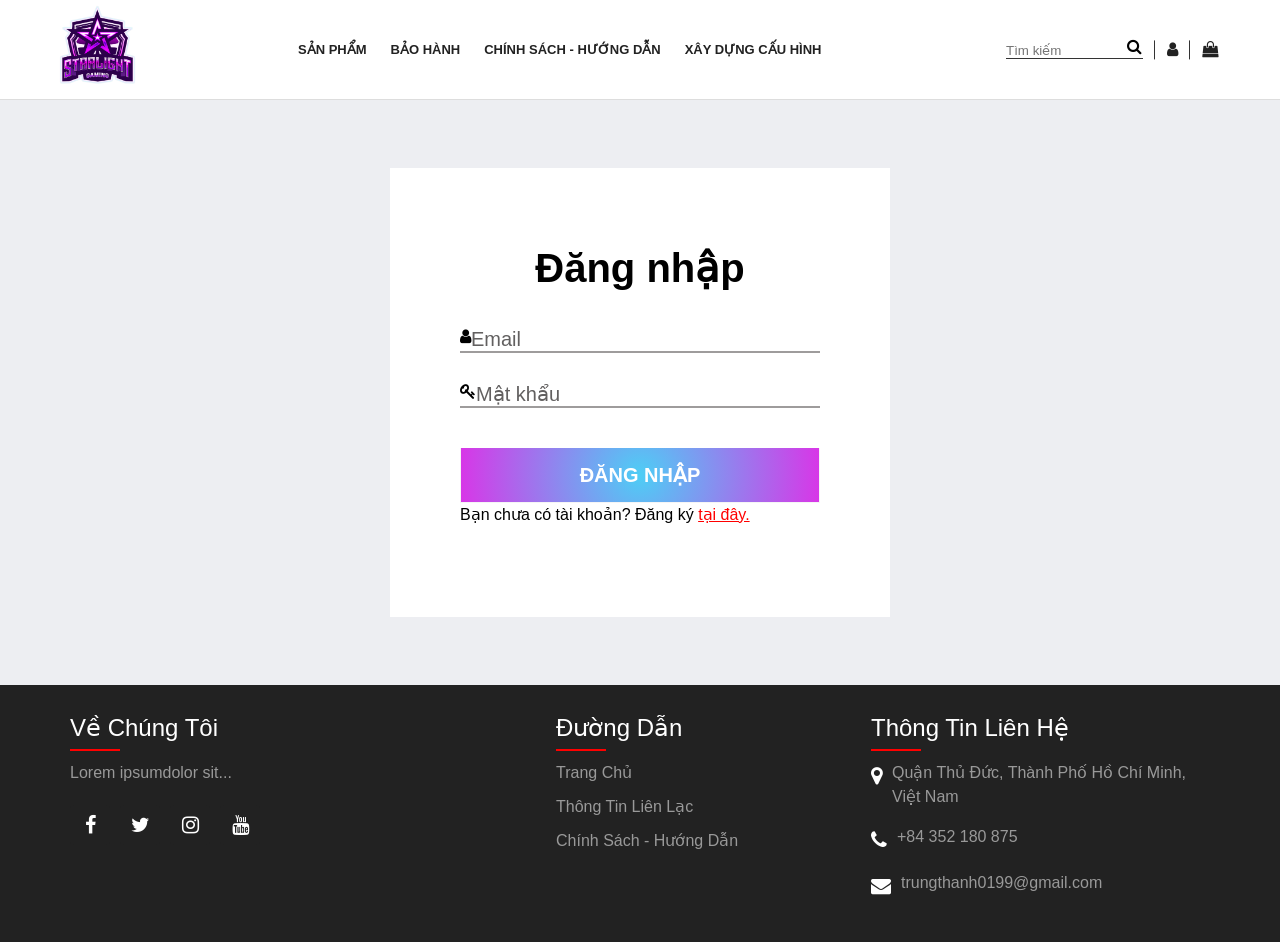
<file: Website.github.io-main/login.html>
<!DOCTYPE html>
<html lang="en">
<head>
    <meta charset="UTF-8">
    <meta http-equiv="X-UA-Compatible" content="IE=edge">
    <meta name="viewport" content="width=device-width, initial-scale=1.0">
    <title>Document</title>
    <link rel="stylesheet" href="https://cdnjs.cloudflare.com/ajax/libs/font-awesome/4.7.0/css/font-awesome.min.css">
    <link rel="stylesheet" href="style.css">
</head>
<body>
    <!----------Menu-------->
    <header>
        <div class="logo">
            <a href="index.html"><img src="images/logo.png" alt="" class="imageChange"></a>
        </div>
        <div class="menu">
            <li><a href="">SẢN PHẨM</a>
                <ul class="sub-menu">
                    <li><i class="fa fa-laptop"></i><a href="">Laptop, Máy Tính Xách Tay</a></li>
                    <li><i class="fa fa-desktop"></i><a href="">Máy Tính, Máy Chủ</a></li>
                    <li><i class="fa fa-microchip"></i><a href="">Linh Kiện Máy Tính</a></li>
                    <li><i class="fa fa-television"></i><a href="">Màn Hình Máy Tính</a></li>
                    <li><i class="fa fa-headphones"></i><a href="">Gaming Gear</a></li>
                    <li><i class="fa fa-usb"></i><a href="">Phụ Kiện Laptop, PC, Khác</a></li>
                </ul>

            </li>
            <li><a href="">BẢO HÀNH</a></li>
            <li><a href="">CHÍNH SÁCH - HƯỚNG DẪN</a></li>
            <li><a href="">XÂY DỰNG CẤU HÌNH</a></li>
        </div>
        <div class="others">
            <li><input placeholder="Tìm kiếm" type="text"> <i class="fa fa-search"></i></li>
            <li><a class="fa fa-user" href=""></a></li>
            <li><a class="fa fa-shopping-bag" href=""></a></li>
        </div>
    </header>
    <!----end-menu----------->

    <!--login page-->
    <div id="login">
        <form action="" id="form-login">
            <h1 class="form-heading"><span>Đăng nhập</span></h1>
            <div class="form-group">
                <i class="fa fa-user"></i>
                <input type="text" class="form-input" placeholder="Email">
            </div>
            <div class="form-group">
                <i class="fa fa-key"></i>
                <input type="password" class="form-input" placeholder="Mật khẩu">
            </div>
            <input type="submit" value="Đăng nhập" class="form-submit">
            <p>Bạn chưa có tài khoản? Đăng ký <a style="color:red; text-decoration-line: underline" href="http://127.0.0.1:5500/signup.html"> tại đây.</a></span>
        </form>
    </div>

    <!------------Footer------------------>
    <footer>
        <div class="containers">
            <div class="noi-dung about">
                <h2>Về Chúng Tôi</h2>
                <p>Lorem ipsumdolor sit...</p>
                <ul class="social-icon">
                    <li><a href=""><i class="fa fa-facebook"></i></a></li>
                    <li><a href=""><i class="fa fa-twitter"></i></a></li>
                    <li><a href=""><i class="fa fa-instagram"></i></a></li>
                    <li><a href=""><i class="fa fa-youtube"></i></a></li>
                </ul>
            </div>
            <div class="noi-dung links">
                <h2>Đường Dẫn</h2>
                <ul>
                    <li><a href="#">Trang Chủ</a></li>
                    <li><a href="#">Thông Tin Liên Lạc</a></li>
                    <li><a href="#">Chính Sách - Hướng Dẫn</a></li>
                </ul>
            </div>
            <div class="noi-dung contact">
                <h2>Thông Tin Liên Hệ</h2>
                <ul class="info">
                    <li>
                        <span><i class="fa fa-map-marker"></i></span>
                        <span>
                            Quận Thủ Đức, Thành Phố Hồ Chí Minh, <br>
                            Việt Nam <br />
                        </span>
                    </li>
                    <li>
                        <span><i class="fa fa-phone"></i></span>
                        <p><a href="#">+84 352 180 875</a>
                    </li>
                    <li>
                        <span><i class="fa fa-envelope"></i></span>
                        <p><a href="#">trungthanh0199@gmail.com</a></p>
                   </li>
                </ul>
            </div>
        </div>
    </footer>
    <!---------end--- footer-->


</body>
</html>
</file>
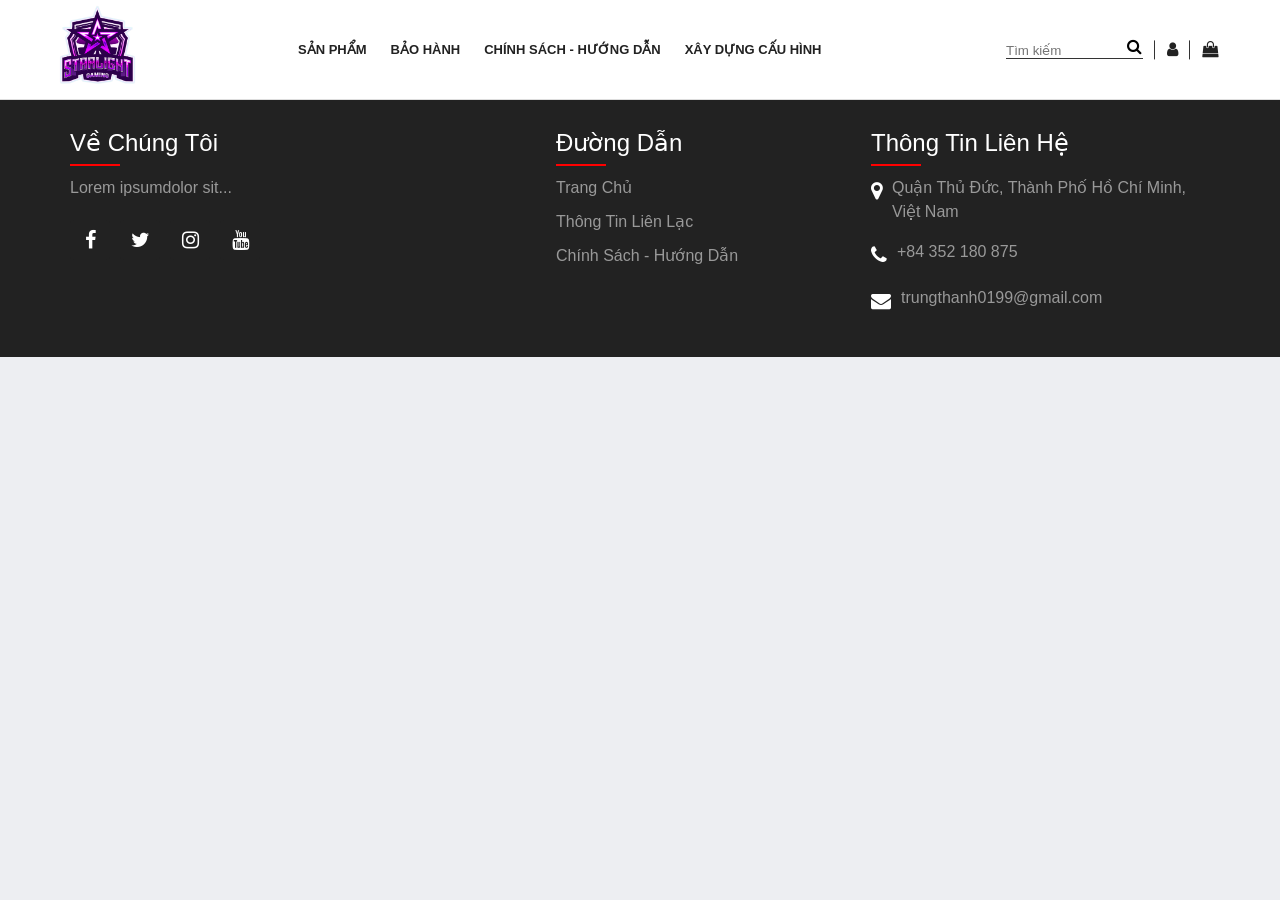
<file: Website.github.io-main/policy.html>
<!DOCTYPE html>
<html lang="en">
<head>
    <meta charset="UTF-8">
    <meta http-equiv="X-UA-Compatible" content="IE=edge">
    <meta name="viewport" content="width=device-width, initial-scale=1.0">
    <title>Document</title>
    <link rel="stylesheet" href="https://cdnjs.cloudflare.com/ajax/libs/font-awesome/4.7.0/css/font-awesome.min.css">
    <link rel="stylesheet" href="style.css">
</head>
<body>
    <!----------Menu-------->
    <header>
        <div class="logo">
            <a href="index.html"><img src="images/logo.png" alt="" class="imageChange"></a>
        </div>
        <div class="menu">
            <li><a href="">SẢN PHẨM</a>
                <ul class="sub-menu">
                    <li><i class="fa fa-laptop"></i><a href="">Laptop, Máy Tính Xách Tay</a></li>
                    <li><i class="fa fa-desktop"></i><a href="">Máy Tính, Máy Chủ</a></li>
                    <li><i class="fa fa-microchip"></i><a href="">Linh Kiện Máy Tính</a></li>
                    <li><i class="fa fa-television"></i><a href="">Màn Hình Máy Tính</a></li>
                    <li><i class="fa fa-headphones"></i><a href="">Gaming Gear</a></li>
                    <li><i class="fa fa-usb"></i><a href="">Phụ Kiện Laptop, PC, Khác</a></li>
                </ul>
            
            </li>
            <li><a href="">BẢO HÀNH</a></li>
            <li><a href="">CHÍNH SÁCH - HƯỚNG DẪN</a></li>
            <li><a href="">XÂY DỰNG CẤU HÌNH</a></li>       
        </div>
        <div class="others">
            <li><input placeholder="Tìm kiếm" type="text"> <i class="fa fa-search"></i></li>
            <li><a class="fa fa-user" href=""></a></li>
            <li><a class="fa fa-shopping-bag" href=""></a></li>
        </div>
    </header>
    <!----end-menu----------->
    <!-----content----->    
    <section class="policy">
        
    </section>
    <!-----end--content----->
    <!------------Footer------------------>
    <footer>
        <div class="containers">
            <div class="noi-dung about">
                <h2>Về Chúng Tôi</h2>
                <p>Lorem ipsumdolor sit...</p>
                <ul class="social-icon">
                    <li><a href=""><i class="fa fa-facebook"></i></a></li>
                    <li><a href=""><i class="fa fa-twitter"></i></a></li>
                    <li><a href=""><i class="fa fa-instagram"></i></a></li>
                    <li><a href=""><i class="fa fa-youtube"></i></a></li>
                </ul>
            </div>
            <div class="noi-dung links">
                <h2>Đường Dẫn</h2>
                <ul>
                    <li><a href="#">Trang Chủ</a></li>
                    <li><a href="#">Thông Tin Liên Lạc</a></li>
                    <li><a href="#">Chính Sách - Hướng Dẫn</a></li>
                </ul>
            </div>
            <div class="noi-dung contact">
                <h2>Thông Tin Liên Hệ</h2>
                <ul class="info">
                    <li>
                        <span><i class="fa fa-map-marker"></i></span>
                        <span>
                            Quận Thủ Đức, Thành Phố Hồ Chí Minh, <br>
                            Việt Nam <br />
                        </span>
                    </li>
                    <li>
                        <span><i class="fa fa-phone"></i></span>
                        <p><a href="#">+84 352 180 875</a>
                    </li>
                    <li>
                        <span><i class="fa fa-envelope"></i></span>
                        <p><a href="#">trungthanh0199@gmail.com</a></p>
                   </li>
                </ul>
            </div>
        </div>
    </footer>
    <!---------end--- footer-->
</body>
</html>
</file>
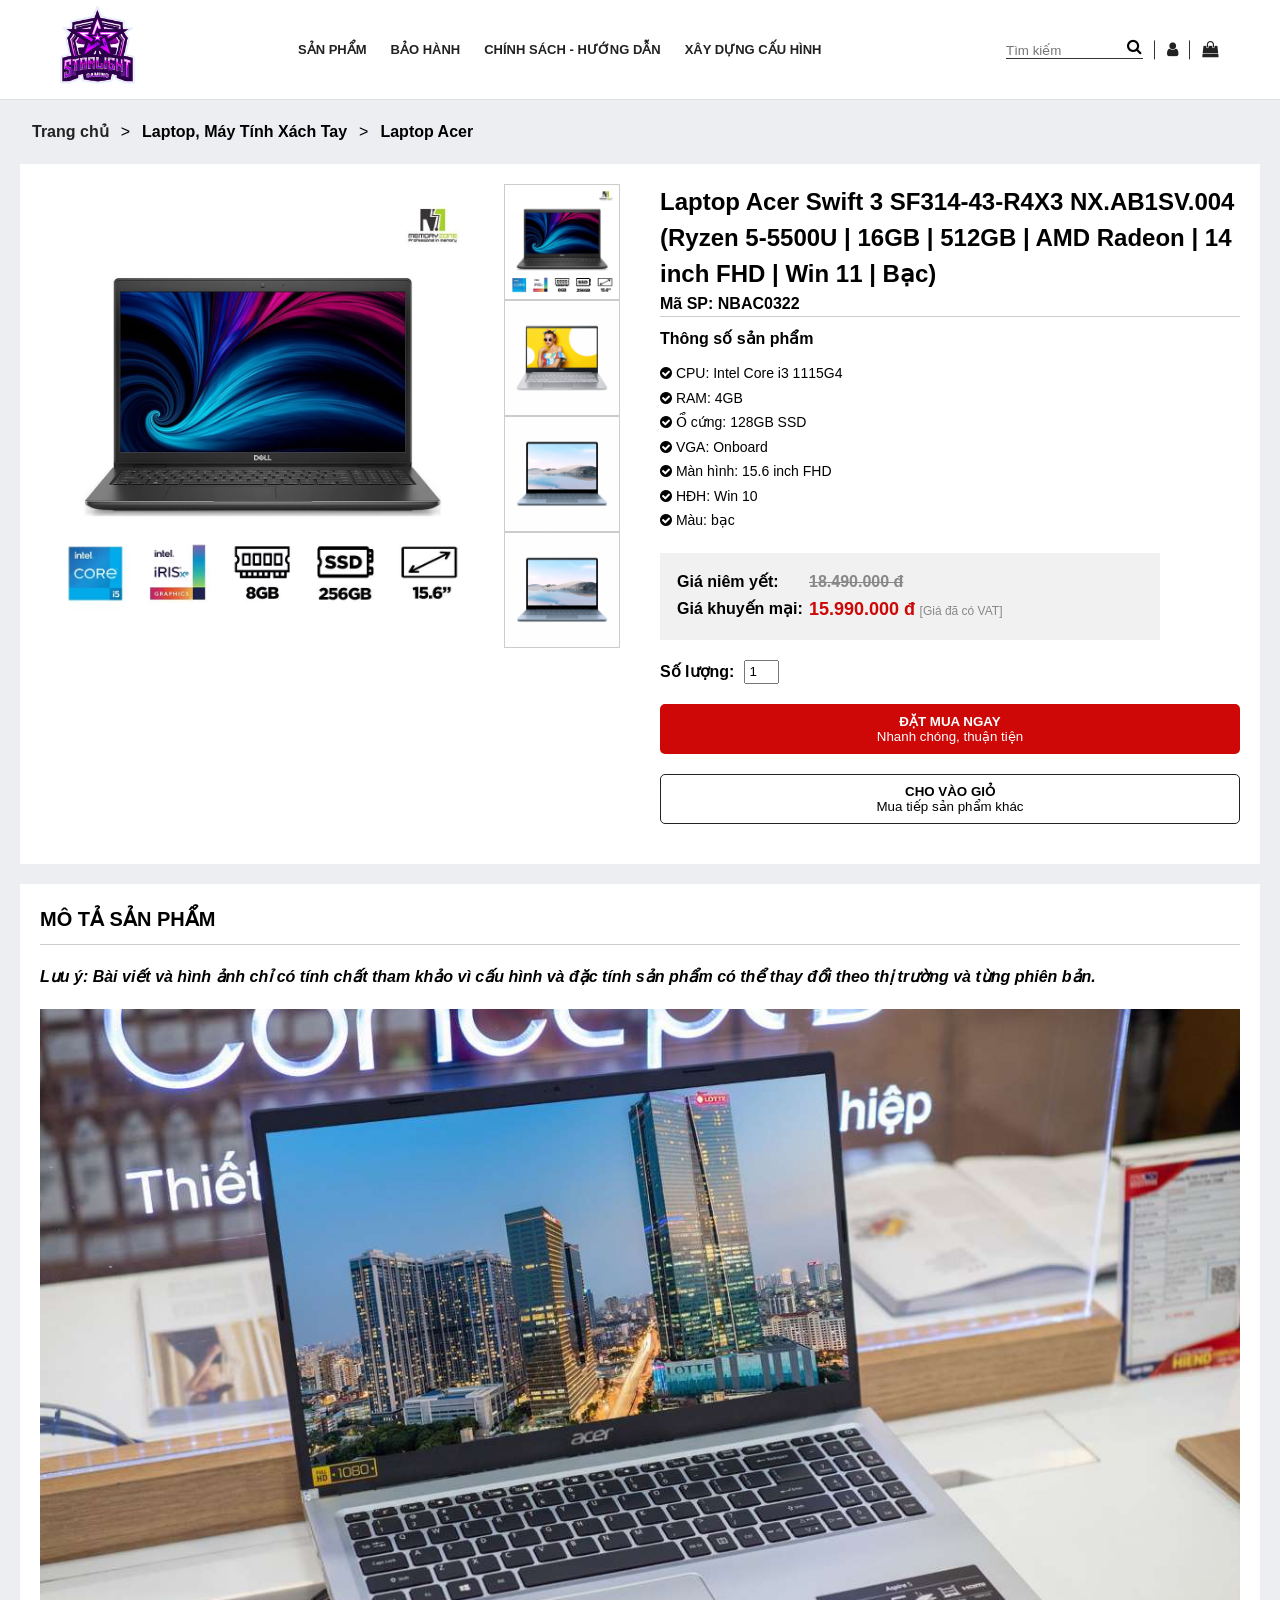
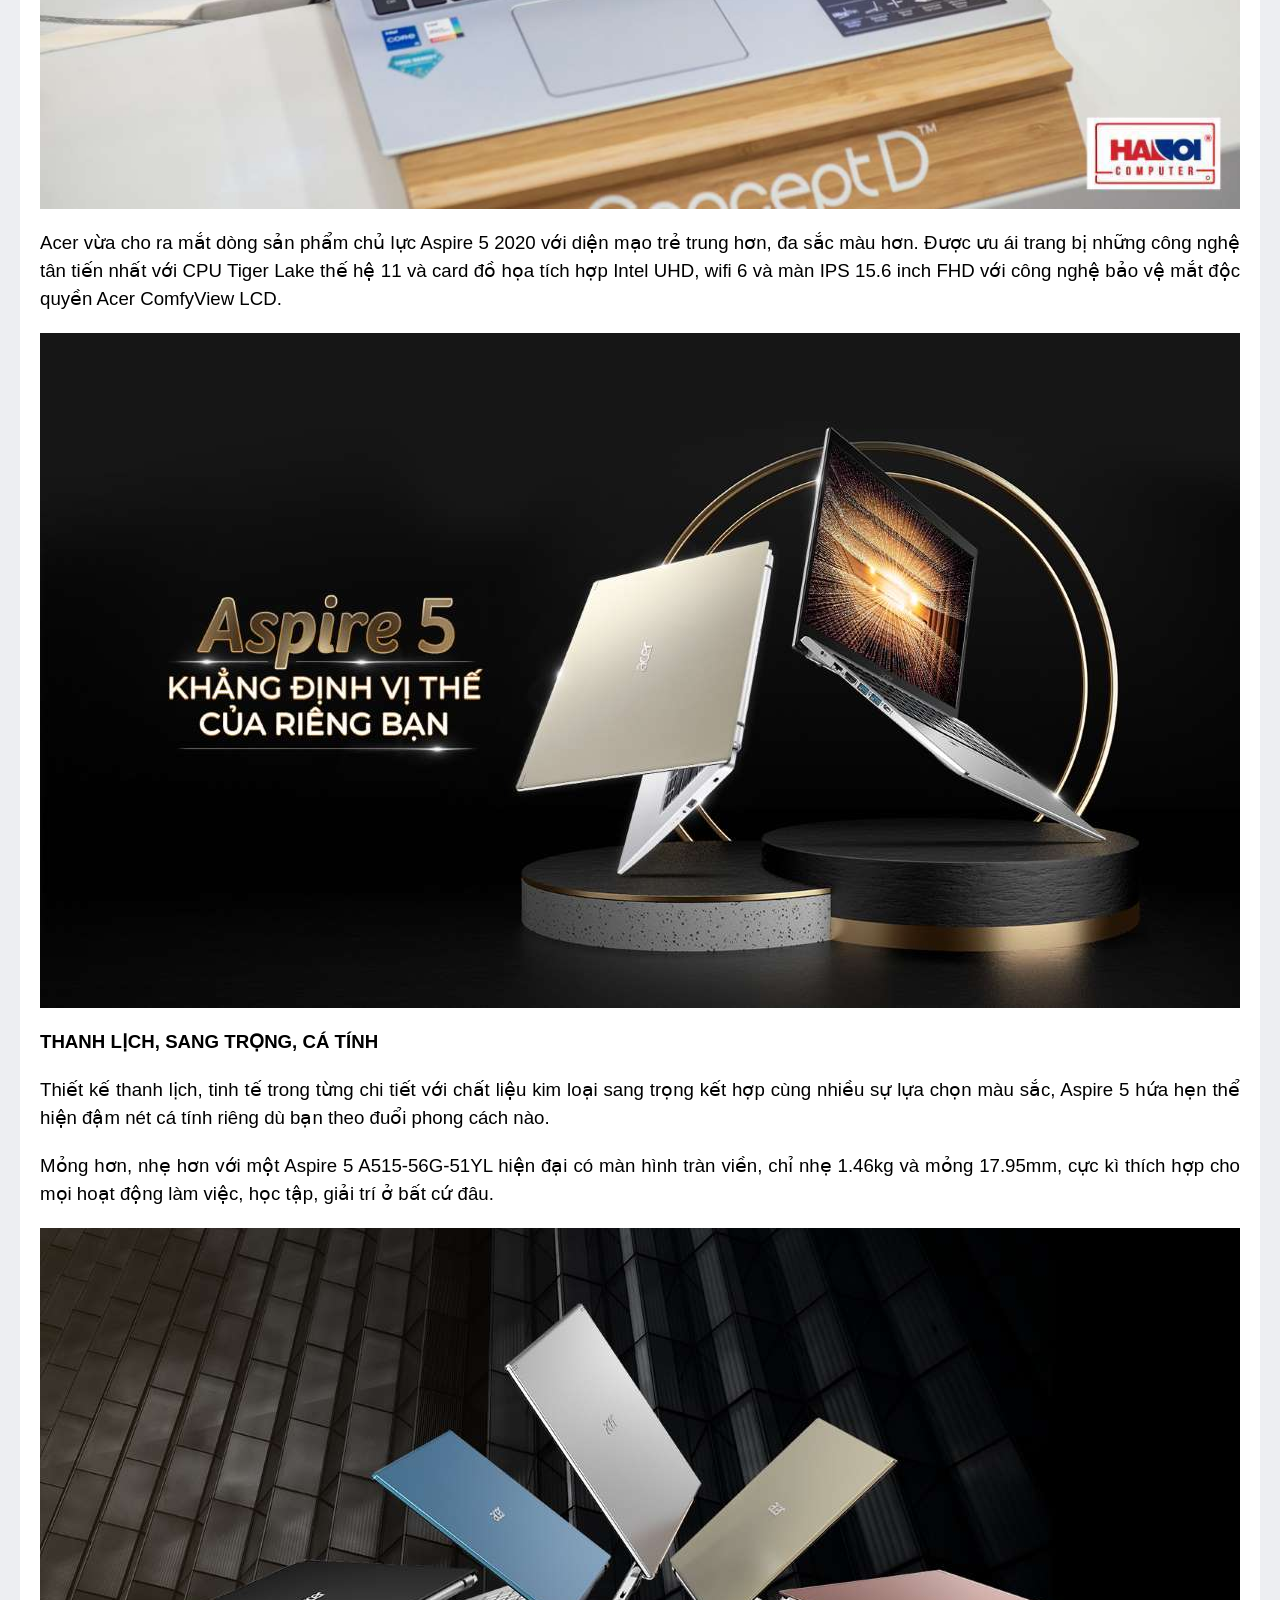
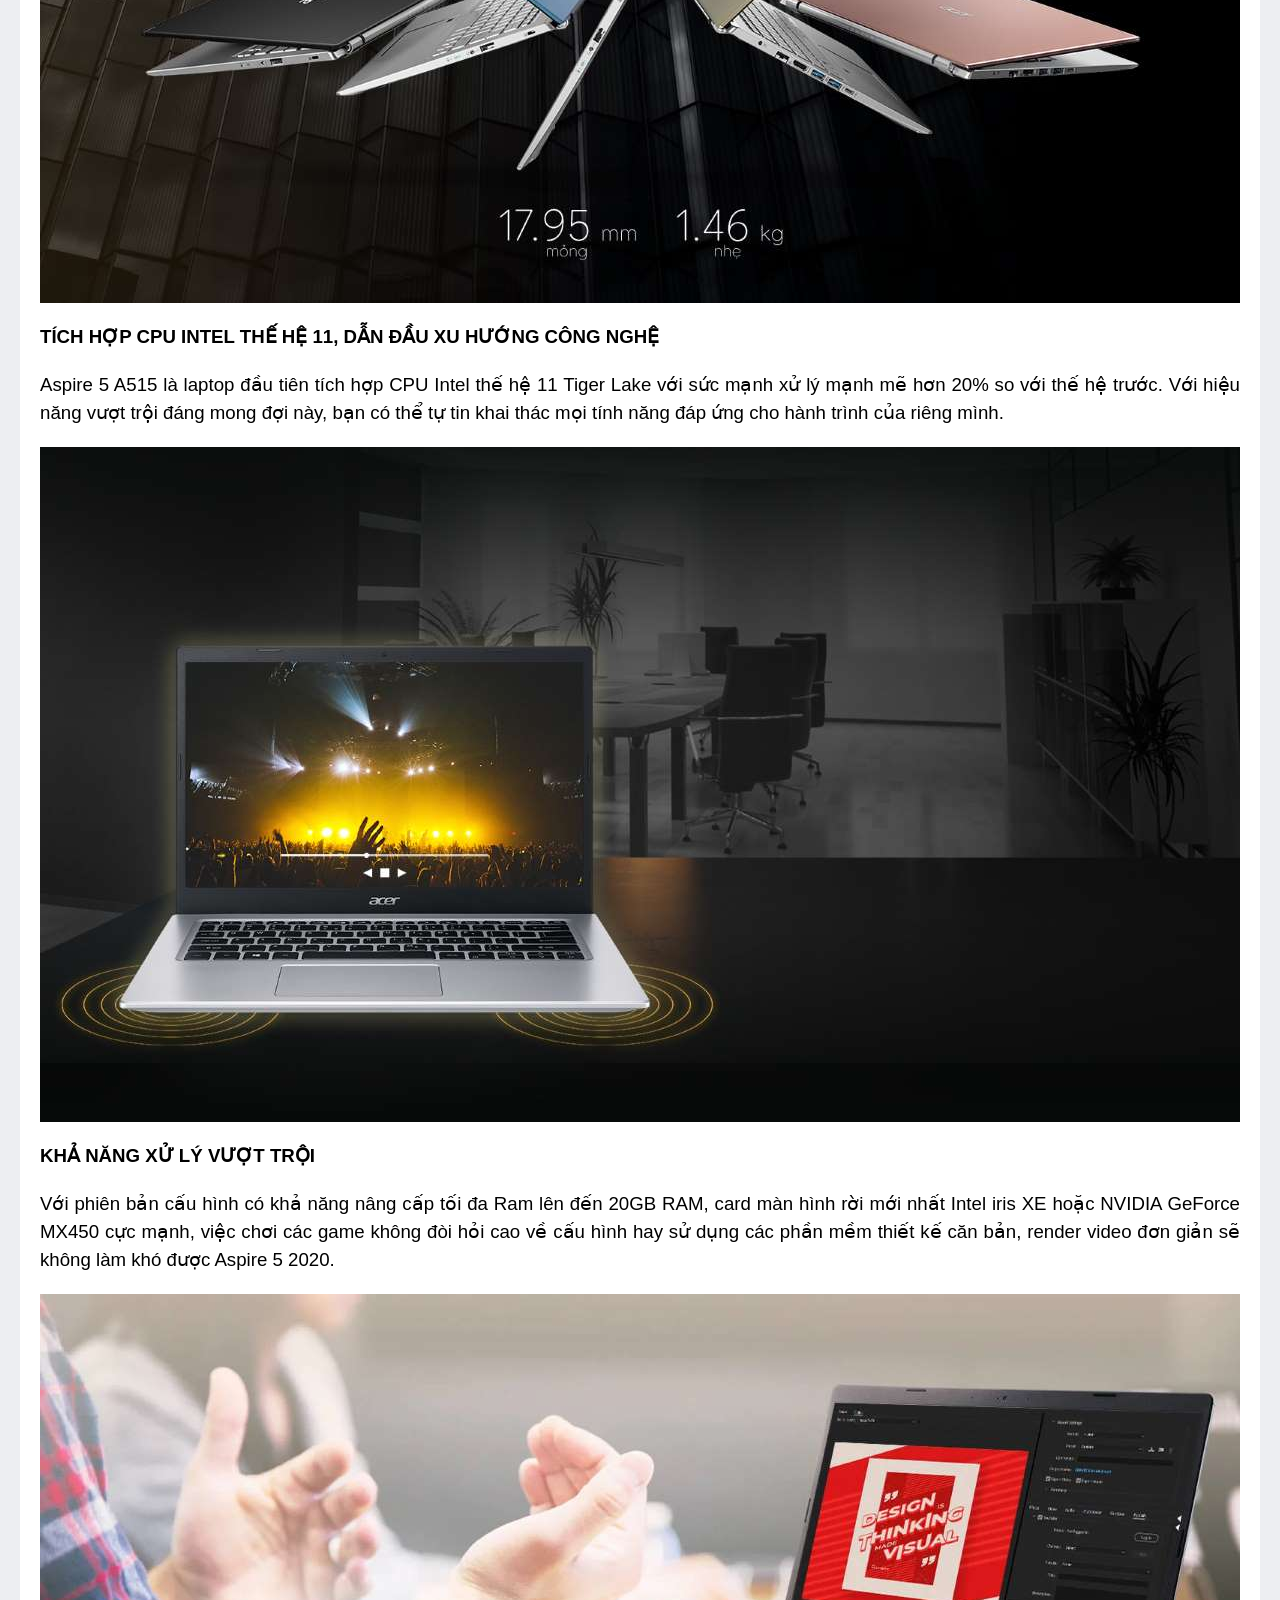
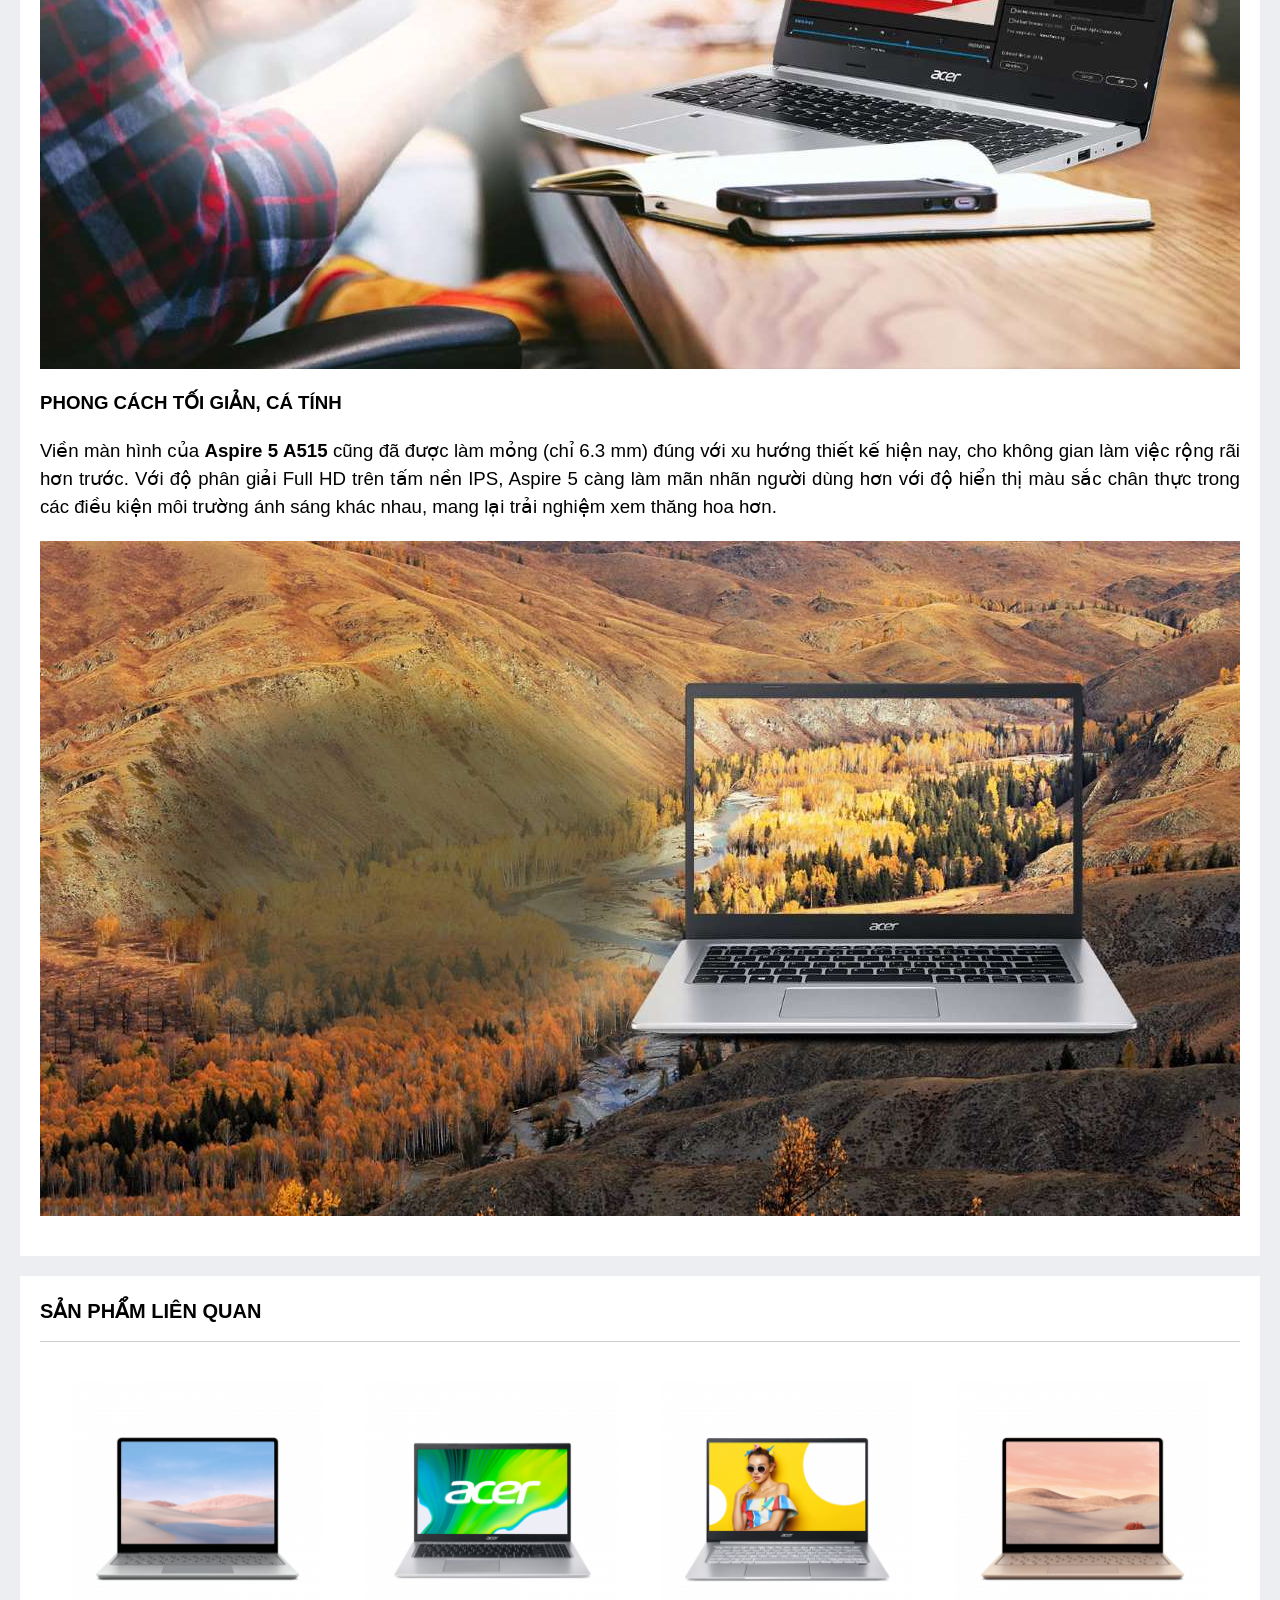
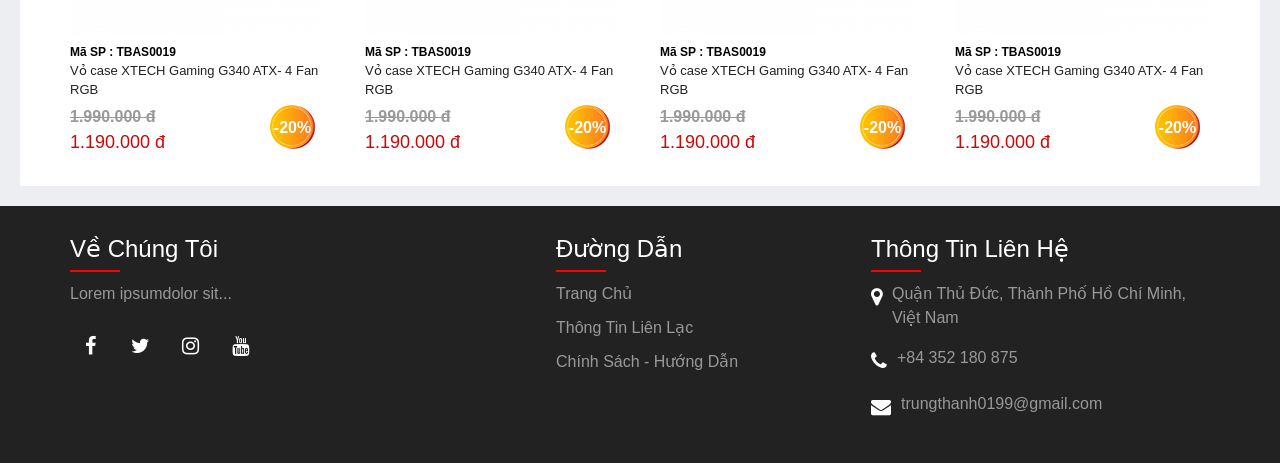
<file: Website.github.io-main/product.html>
<!DOCTYPE html>
<html lang="en">
<head>
    <meta charset="UTF-8">
    <meta http-equiv="X-UA-Compatible" content="IE=edge">
    <meta name="viewport" content="width=device-width, initial-scale=1.0">
    <title>Document</title>
    <link rel="stylesheet" href="https://cdnjs.cloudflare.com/ajax/libs/font-awesome/4.7.0/css/font-awesome.min.css">
    <link rel="stylesheet" href="style.css">
</head>
<body>
    <!----------Menu-------->
    <header>
        <div class="logo">
            <a href="index.html"><img src="images/logo.png" alt="" class="imageChange"></a>
        </div>
        <div class="menu">
            <li><a href="">SẢN PHẨM</a>
                <ul class="sub-menu">
                    <li><i class="fa fa-laptop"></i><a href="">Laptop, Máy Tính Xách Tay</a></li>
                    <li><i class="fa fa-desktop"></i><a href="">Máy Tính, Máy Chủ</a></li>
                    <li><i class="fa fa-microchip"></i><a href="">Linh Kiện Máy Tính</a></li>
                    <li><i class="fa fa-television"></i><a href="">Màn Hình Máy Tính</a></li>
                    <li><i class="fa fa-headphones"></i><a href="">Gaming Gear</a></li>
                    <li><i class="fa fa-usb"></i><a href="">Phụ Kiện Laptop, PC, Khác</a></li>
                </ul>
            
            </li>
            <li><a href="">BẢO HÀNH</a></li>
            <li><a href="">CHÍNH SÁCH - HƯỚNG DẪN</a></li>
            <li><a href="">XÂY DỰNG CẤU HÌNH</a></li>       
        </div>
        <div class="others">
            <li><input placeholder="Tìm kiếm" type="text"> <i class="fa fa-search"></i></li>
            <li><a class="fa fa-user" href=""></a></li>
            <li><a class="fa fa-shopping-bag" href=""></a></li>
        </div>
    </header>
    <!----end-menu----------->

    <!----content----------->
    <section class="product">
        <div class="containers">
            <div class="product-top row">
                <p><a href="index.html">Trang chủ</a></p><span>&#62;</span><p>Laptop, Máy Tính Xách Tay</p><span>&#62;</span><p>Laptop Acer</p>
            </div>
            <div class="product-content row">
                <div class="product-content-left row">
                    <div class="product-content-left-big-img">
                        <img src="images/laptop1.png" alt="">
                    </div>
                    <div class="product-content-left-small-img">
                        <img src="images/laptop1.png" alt="">
                        <img src="images/img20.png" alt="">
                        <img src="images/img25.png" alt="">
                        <img src="images/img23.png" alt="">
                    </div>
                </div>
                <div class="product-content-right">
                    <div class="product-content-right-product-name">
                        <h1>Laptop Acer Swift 3 SF314-43-R4X3 NX.AB1SV.004 (Ryzen 5-5500U | 16GB | 512GB | AMD Radeon | 14 inch FHD | Win 11 | Bạc)</h1>
                        <p>Mã SP: NBAC0322</p>
                    </div>
                    <div class="product-content-right-product-item" style="padding-top: 10px;">
                        <div class="product-content-right-product-item-title">
                            Thông số sản phẩm
                        </div>
                        <ul class="product-content-right-product-item-ul">
                            <li>
                                <i class="fa fa-check-circle"></i>
                                CPU: Intel Core i3 1115G4
                            </li>
                            <li>
                                <i class="fa fa-check-circle"></i>
                                RAM: 4GB 
                            </li>
                            <li>
                                <i class="fa fa-check-circle"></i>
                                Ổ cứng: 128GB SSD
                            </li>
                            <li>
                                <i class="fa fa-check-circle"></i>
                                VGA: Onboard
                            </li>
                            <li>
                                <i class="fa fa-check-circle"></i>
                                Màn hình: 15.6 inch FHD
                            </li>
                            <li>
                                <i class="fa fa-check-circle"></i>
                                HĐH: Win 10
                            </li>
                            <li>
                                <i class="fa fa-check-circle"></i>
                                Màu: bạc
                            </li>
                        </ul>
                    </div>
                    <div class="product-content-right-product-price">
                        <table>
                            <tbody>
                                <tr>
                                    <td width="130px" class="font-600">
                                        Giá niêm yết:
                                    </td>
                                    <td>
                                        <del style="color: #888888;" class="font-600">
                                            18.490.000 đ 
                                        </del>
                                    </td>
                                </tr>
                                <tr>
                                    <td width="130px" class="font-600">
                                        Giá khuyến mại:
                                    </td>
                                    <td>
                                       <b style="color: #ce0707;" class="text-18">15.990.000 đ</b>
                                       <span style="color: #888888;" class="text-12">
                                            [Giá đã có VAT]
                                        </span>
                                    </td>
                                </tr>
                            </tbody>
                        </table>
                    </div>
                    <div class="quantity">
                        <p style="font-weight: bold;">Số lượng:</p>
                        <input type="number" min="0" value="1">
                    </div>
                    <div class="product-content-right-product-button">
                        <button>
                            <b class="d-block">ĐẶT MUA NGAY</b>
                            <span class="d-block">Nhanh chóng, thuận tiện</span>
                        </button>
                        <button>
                            <b class="d-block">CHO VÀO GIỎ</b>
                            <span class="d-block">Mua tiếp sản phẩm khác</span>
                        </button>
                    </div>
                    <div class="product-content-right-bottom">

                    </div>

                </div>
            </div>
            <div class="product-description">
                <div class="product-description-item">
                    <h1 class="product-description-item-title">MÔ TẢ SẢN PHẨM</h1>
                    <p><em><strong>Lưu ý: Bài viết và hình ảnh chỉ có tính chất tham khảo vì cấu hình và đặc tính sản phẩm có thể thay đổi theo thị trường và từng phiên bản.</strong></em></p>
                    <p>
                        <span style="font-size: 14pt;">
                            <img src="images/laptop-acer-aspire-5-9.jpeg" alt="Laptop Acer Aspire 5 1" width="1275" height="850" class="loading" data-was-processed="true">
                        </span>
                    </p>
                    <p style="text-align: justify;">
                        <span style="font-size: 14pt;">
                            Acer vừa cho ra mắt dòng sản phẩm chủ lực Aspire 5 2020 với diện mạo trẻ trung hơn, đa sắc màu hơn. Được ưu ái trang bị những công nghệ tân tiến nhất với CPU Tiger Lake thế hệ 11 và card đồ họa tích hợp Intel UHD, wifi 6 và màn IPS 15.6 inch FHD với công nghệ bảo vệ mắt độc quyền Acer ComfyView LCD.
                        </span>
                    </p>
                    <p>
                        <span style="font-size: 14pt;">
                            <img src="images/laptop-acer-aspire-5-1.jpeg" alt="Laptop Acer Aspire 5 1" width="1275" height="850" class="loading" data-was-processed="true">
                        </span>
                    </p>
                    <h3 style="text-align: justify;">
                        <span style="font-size: 14pt;">
                            THANH LỊCH, SANG TRỌNG, CÁ TÍNH
                        </span>
                    </h3>
                    <p style="text-align: justify;">
                        <span style="font-size: 14pt; font-family: arial, helvetica, sans-serif;">
                            Thiết kế thanh lịch, tinh tế trong từng chi tiết với chất liệu kim loại sang trọng kết hợp cùng nhiều sự lựa chọn màu sắc, Aspire 5 hứa hẹn thể hiện đậm nét cá tính riêng dù bạn theo đuổi phong cách nào.
                        </span>
                    </p>
                    <p style="text-align: justify;">
                        <span style="font-size: 14pt;">
                            Mỏng hơn, nhẹ hơn với một Aspire 5 A515-56G-51YL hiện đại có màn hình tràn viền, chỉ nhẹ 1.46kg và mỏng 17.95mm, cực kì thích hợp cho mọi hoạt động làm việc, học tập, giải trí ở bất cứ đâu.
                        </span>
                    </p>
                    <p>
                        <span style="font-size: 14pt;">
                            <img src="images/laptop-acer-aspire-5-2.jpeg" alt="Laptop Acer Aspire 5 1" width="1275" height="750">
                        </span>
                    </p>
                    <h3 style="text-align: justify;">
                        <span style="font-size: 14pt;">
                            TÍCH HỢP CPU INTEL THẾ HỆ 11, DẪN ĐẦU XU HƯỚNG CÔNG NGHỆ
                        </span>
                    </h3>
                    <p style="text-align: justify;">
                        <span style="font-size: 14pt; font-family: arial, helvetica, sans-serif;">
                            Aspire 5 A515 là laptop đầu tiên tích hợp CPU Intel thế hệ 11 Tiger Lake với sức mạnh xử lý mạnh mẽ hơn 20% so với thế hệ trước. Với hiệu năng vượt trội đáng mong đợi này, bạn có thể tự tin khai thác mọi tính năng đáp ứng cho hành trình của riêng mình.
                        </span>
                    </p>
                    <p>
                        <span style="font-size: 14pt;">
                            <img src="images/laptop-acer-aspire-5-7.jpeg" alt="Laptop Acer Aspire 5 1" width="1275" height="750">
                        </span>
                    </p>
                    <h3 style="text-align: justify;">
                        <span style="font-size: 14pt;">
                            KHẢ NĂNG XỬ LÝ VƯỢT TRỘI
                        </span>
                    </h3>
                    <p style="text-align: justify;">
                        <span style="font-size: 14pt; font-family: arial, helvetica, sans-serif;">
                            Với phiên bản cấu hình có khả năng nâng cấp tối đa Ram lên đến 20GB RAM, card màn hình rời mới nhất Intel iris XE hoặc NVIDIA GeForce MX450 cực mạnh, việc chơi các game không đòi hỏi cao về cấu hình hay sử dụng các phần mềm thiết kế căn bản, render video đơn giản sẽ không làm khó được Aspire 5 2020.
                        </span>
                    </p>
                    <p>
                        <span style="font-size: 14pt;">
                            <img src="images/laptop-acer-aspire-5-4.jpeg" alt="Laptop Acer Aspire 5 1" width="1275" height="750">
                        </span>
                    </p>
                    <h3 style="text-align: justify;">
                        <span style="font-size: 14pt; font-family: arial, helvetica, sans-serif;">
                            PHONG CÁCH TỐI GIẢN, CÁ TÍNH
                        </span>
                    </h3>
                    <p style="text-align: justify;">
                        <span style="font-size: 14pt; font-family: arial, helvetica, sans-serif;">
                            Viền màn hình của <strong>Aspire 5 A515</strong> cũng đã được làm mỏng (chỉ 6.3 mm) đúng với xu hướng thiết kế hiện nay, cho không gian làm việc rộng rãi hơn trước. Với độ phân giải Full HD trên tấm nền IPS, Aspire 5 càng làm mãn nhãn người dùng hơn với độ hiển thị màu sắc chân thực trong các điều kiện môi trường ánh sáng khác nhau, mang lại trải nghiệm xem thăng hoa hơn.
                        </span>
                    </p>
                    <p>
                        <span style="font-size: 14pt;">
                            <img src="images/laptop-acer-aspire-5-5.jpeg" alt="Laptop Acer Aspire 5 1" width="1275" height="750">
                        </span>
                    </p>
                </div>
            </div>
        </div>
    </section> 
    <section class="product-related">
        <div class="product-related-title">
            <h1>SẢN PHẨM LIÊN QUAN</h1>
        </div>
        <div class="product--content row">
            <div class="p-item" style="width: 255px;">
                <img src="images/img22.png" alt="">
                <h1 class="p-sku" style="font-size: 12px;">Mã SP : TBAS0019</h1>
                <a href="" class="p-name">Vỏ case XTECH Gaming G340 ATX- 4 Fan RGB</a>
                <div class="price-container">
                    <del class="p-old-price"> 1.990.000 đ </del>
                    <span class="p-discount"> -20% </span>
                    <span class="p-price"> 1.190.000 đ </span>
                </div>
            </div>
            <div class="p-item" style="width: 255px;">
                <img src="images/img26.png" alt="">
                <h1 class="p-sku" style="font-size: 12px;">Mã SP : TBAS0019</h1>
                <a href="" class="p-name">Vỏ case XTECH Gaming G340 ATX- 4 Fan RGB</a>
                <div class="price-container">
                    <del class="p-old-price"> 1.990.000 đ </del>
                    <span class="p-discount"> -20% </span>
                    <span class="p-price"> 1.190.000 đ </span>
                </div>
            </div>
            <div class="p-item" style="width: 255px;">
                <img src="images/img20.png" alt="">
                <h1 class="p-sku" style="font-size: 12px;">Mã SP : TBAS0019</h1>
                <a href="" class="p-name">Vỏ case XTECH Gaming G340 ATX- 4 Fan RGB</a>
                <div class="price-container">
                    <del class="p-old-price"> 1.990.000 đ </del>
                    <span class="p-discount"> -20% </span>
                    <span class="p-price"> 1.190.000 đ </span>
                </div>
            </div>
            <div class="p-item" style="width: 255px;">
                <img src="images/img24.png" alt="">
                <h1 class="p-sku" style="font-size: 12px;">Mã SP : TBAS0019</h1>
                <a href="" class="p-name">Vỏ case XTECH Gaming G340 ATX- 4 Fan RGB</a>
                <div class="price-container">
                    <del class="p-old-price"> 1.990.000 đ </del>
                    <span class="p-discount"> -20% </span>
                    <span class="p-price"> 1.190.000 đ </span>
                </div>
            </div>
            
        </div>
    </section>   
    <!----content-end---------->
    <!------------Footer------------------>
    <footer>
        <div class="containers">
            <div class="noi-dung about">
                <h2>Về Chúng Tôi</h2>
                <p>Lorem ipsumdolor sit...</p>
                <ul class="social-icon">
                    <li><a href=""><i class="fa fa-facebook"></i></a></li>
                    <li><a href=""><i class="fa fa-twitter"></i></a></li>
                    <li><a href=""><i class="fa fa-instagram"></i></a></li>
                    <li><a href=""><i class="fa fa-youtube"></i></a></li>
                </ul>
            </div>
            <div class="noi-dung links">
                <h2>Đường Dẫn</h2>
                <ul>
                    <li><a href="#">Trang Chủ</a></li>
                    <li><a href="#">Thông Tin Liên Lạc</a></li>
                    <li><a href="#">Chính Sách - Hướng Dẫn</a></li>
                </ul>
            </div>
            <div class="noi-dung contact">
                <h2>Thông Tin Liên Hệ</h2>
                <ul class="info">
                    <li>
                        <span><i class="fa fa-map-marker"></i></span>
                        <span>
                            Quận Thủ Đức, Thành Phố Hồ Chí Minh, <br>
                            Việt Nam <br />
                        </span>
                    </li>
                    <li>
                        <span><i class="fa fa-phone"></i></span>
                        <p><a href="#">+84 352 180 875</a>
                    </li>
                    <li>
                        <span><i class="fa fa-envelope"></i></span>
                        <p><a href="#">trungthanh0199@gmail.com</a></p>
                   </li>
                </ul>
            </div>
        </div>
    </footer>
    <!---------end--- footer-->
</body>
<script>
    const bigImg = document.querySelector(".product-content-left-big-img img")
    const smallImg = document.querySelectorAll(".product-content-left-small-img img")
    smallImg.forEach(function(imgItem, X){
        imgItem.addEventListener("click",function(){
           bigImg.src = imgItem.src 
        })
    })
</script>
</html>
</file>
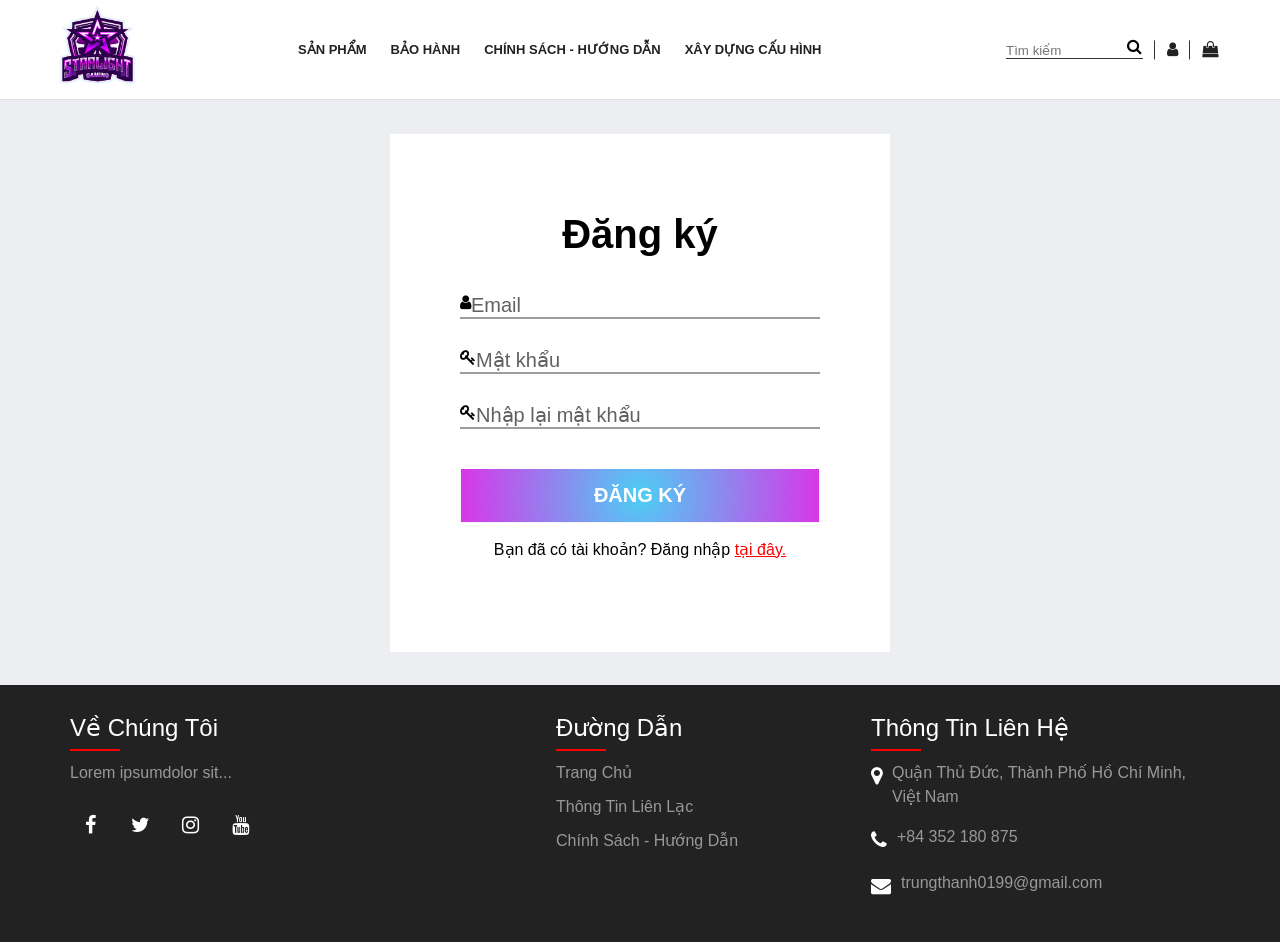
<file: Website.github.io-main/signup.html>
<!DOCTYPE html>
<html lang="en">
<head>
    <meta charset="UTF-8">
    <meta http-equiv="X-UA-Compatible" content="IE=edge">
    <meta name="viewport" content="width=device-width, initial-scale=1.0">
    <title>Document</title>
    <link rel="stylesheet" href="https://cdnjs.cloudflare.com/ajax/libs/font-awesome/4.7.0/css/font-awesome.min.css">
    <link rel="stylesheet" href="style.css">
</head>
<body>
    <!----------Menu-------->
    <header>
        <div class="logo">
            <a href="index.html"><img src="images/logo.png" alt="" class="imageChange"></a>
        </div>
        <div class="menu">
            <li><a href="">SẢN PHẨM</a>
                <ul class="sub-menu">
                    <li><i class="fa fa-laptop"></i><a href="">Laptop, Máy Tính Xách Tay</a></li>
                    <li><i class="fa fa-desktop"></i><a href="">Máy Tính, Máy Chủ</a></li>
                    <li><i class="fa fa-microchip"></i><a href="">Linh Kiện Máy Tính</a></li>
                    <li><i class="fa fa-television"></i><a href="">Màn Hình Máy Tính</a></li>
                    <li><i class="fa fa-headphones"></i><a href="">Gaming Gear</a></li>
                    <li><i class="fa fa-usb"></i><a href="">Phụ Kiện Laptop, PC, Khác</a></li>
                </ul>

            </li>
            <li><a href="">BẢO HÀNH</a></li>
            <li><a href="">CHÍNH SÁCH - HƯỚNG DẪN</a></li>
            <li><a href="">XÂY DỰNG CẤU HÌNH</a></li>
        </div>
        <div class="others">
            <li><input placeholder="Tìm kiếm" type="text"> <i class="fa fa-search"></i></li>
            <li><a class="fa fa-user" href=""></a></li>
            <li><a class="fa fa-shopping-bag" href=""></a></li>
        </div>
    </header>
    <!----end-menu----------->

    <!--login page-->
    <section id="signup">
        <form action="" id="form-signup">
            <h1 class="form-heading"><span>Đăng ký</span></h1>
            <div class="form-group">
                <i class="fa fa-user"></i>
                <input type="text" class="form-input" placeholder="Email">
            </div>
            <div class="form-group">
                <i class="fa fa-key"></i>
                <input type="password" class="form-input" placeholder="Mật khẩu">
            </div>
            <div class="form-group">
                <i class="fa fa-key"></i>
                <input type="password" class="form-input" placeholder="Nhập lại mật khẩu">
            </div>
            <input type="submit" value="ĐĂNG KÝ" class="form-submit">
            <p>Bạn đã có tài khoản? Đăng nhập <a style="color:red; text-decoration-line: underline" href="http://127.0.0.1:5500/login.html"> tại đây.</a></p>
        </form>
    </section>

    <!------------Footer------------------>
    <footer>
        <div class="containers">
            <div class="noi-dung about">
                <h2>Về Chúng Tôi</h2>
                <p>Lorem ipsumdolor sit...</p>
                <ul class="social-icon">
                    <li><a href=""><i class="fa fa-facebook"></i></a></li>
                    <li><a href=""><i class="fa fa-twitter"></i></a></li>
                    <li><a href=""><i class="fa fa-instagram"></i></a></li>
                    <li><a href=""><i class="fa fa-youtube"></i></a></li>
                </ul>
            </div>
            <div class="noi-dung links">
                <h2>Đường Dẫn</h2>
                <ul>
                    <li><a href="#">Trang Chủ</a></li>
                    <li><a href="#">Thông Tin Liên Lạc</a></li>
                    <li><a href="#">Chính Sách - Hướng Dẫn</a></li>
                </ul>
            </div>
            <div class="noi-dung contact">
                <h2>Thông Tin Liên Hệ</h2>
                <ul class="info">
                    <li>
                        <span><i class="fa fa-map-marker"></i></span>
                        <span>
                            Quận Thủ Đức, Thành Phố Hồ Chí Minh, <br>
                            Việt Nam <br />
                        </span>
                    </li>
                    <li>
                        <span><i class="fa fa-phone"></i></span>
                        <p><a href="#">+84 352 180 875</a>
                    </li>
                    <li>
                        <span><i class="fa fa-envelope"></i></span>
                        <p><a href="#">trungthanh0199@gmail.com</a></p>
                   </li>
                </ul>
            </div>
        </div>
    </footer>
    <!---------end--- footer-->


</body>
</html>
</file>
<file: Website.github.io-main/style.css>
* {
  margin: 0;
  padding: 0;
  box-sizing: border-box;
  font-family: Arial, Helvetica, sans-serif;
}

body {
  background-color: #edeef2;
  line-height: 1.5;
}

.imageChange {
  width: 95px;
  height: auto;
}

header {
  display: flex;
  justify-content: space-between;
  padding: 0 50px;
  height: 100px;
  align-items: center;
  position: sticky;
  top: 0;
  left: 0;
  width: 100%;
  z-index: 1;
  background: rgba(255, 255, 255, 1);
  border-bottom: 1px solid #dddddd;
}

li {
  list-style: none;
}

a {
  text-decoration: none;
  color: #333;
}

.logo {
  flex: 1;
}

.menu {
  flex: 3;
  display: flex;
}

.menu > li {
  padding: 0 12px;
}

.menu > li a {
  font-size: 13px;
  font-weight: bold;
  display: block;
  line-height: 25px;
}

.menu > li:hover .sub-menu {
  visibility: visible;
  top: 100px;
}

.sub-menu {
  position: absolute;
  width: 250px;
  border: 1px solid #ccc;
  padding: 10px 0 10px 30px;
  visibility: hidden;
  top: 120px;
  transition: 0.3s;
  z-index: 1000;
  background-color: white;
}

.sub-menu > li a:hover {
  background-color: #333;
  color: #fff;
}

.sub-menu > li {
  border-bottom: 1px solid #ccc;
}

.sub-menu > li:last-child {
  border: none;
}

.sub-menu > li i {
  position: absolute;
  left: 5px;
  padding: 3px 0 0 0;
}

.others {
  flex: 1;
  display: flex;
}

.others > li {
  padding: 0 12px;
  position: relative;
}

.others > li::after {
  content: "";
  display: block;
  width: 1px;
  height: 80%;
  background: #333;
  position: absolute;
  right: 0;
  top: 50%;
  transform: translateY(-50%);
}

.others > li:last-child::after {
  display: none;
}

.others > li:first-child {
  position: relative;
}

.others > li:first-child input {
  width: 100%;
  border: none;
  border-bottom: 1px solid #333;
  background: transparent;
  outline: none;
}

.others > li:first-child i {
  position: absolute;
  right: 13px;
}

#slider {
  padding-bottom: 30px;
  border-bottom: 2px solid #000;
  overflow: hidden;
}

.aspect-ratio-169 {
  display: block;
  position: relative;
  padding-top: 51%;
  transition: 0.3s;
}

.aspect-ratio-169 img {
  display: block;
  position: absolute;
  width: 100%;
  height: 100%;
  top: 0;
  left: 0;
}

.dot-container {
  position: absolute;
  height: 30px;
  width: 100%;
  display: flex;
  align-items: center;
  text-align: center;
  justify-content: center;
  background-color: #fff;
}

.dot {
  height: 14px;
  width: 14px;
  background-color: #ccc;
  border-radius: 50%;
  margin-right: 5px;
  cursor: pointer;
}

.dot.active {
  background-color: #333;
}

.container {
  padding: 0 20px;
}

.box-pro-container {
  margin: 24px 0 20px 0;
  border-top: 2px solid #333;
  position: relative;
}

.pb-2 {
  padding-bottom: 0.5rem !important;
}

.bg-white {
  background-color: #fff !important;
}

.box-title-container {
  display: flex;
  align-items: center;
}

.box-title {
  background: #333;
  color: #fff;
  text-transform: uppercase;
  padding: 10px 28px 10px 15px;
  font-size: 16px;
  margin: 0;
  position: relative;
}

.box-title::after {
  content: "";
  position: absolute;
  top: 0;
  bottom: 0;
  right: -25px;
  border-top: 44px solid #333;
  border-right: 25px solid transparent;
}

a {
  color: #222;
  text-decoration: none;
  transition: all 0.3s ease;
  outline: none;
}

.child-title a:first-child {
  margin: 0 0 0 38px;
  padding: 0;
  border: 0;
}

.child-title a {
  display: inline-block;
  font-weight: 300;
  padding-left: 15px;
  margin-left: 15px;
  border-left: 1px solid #999;
  text-transform: uppercase;
  line-height: 1;
}
.child-title a:hover {
  color: #3d52bf;
}
.flex-wrap {
  flex-wrap: wrap !important;
}

.d-flex {
  display: flex !important;
}

.home-pro-hot .p-item {
  width: calc(100% / 4);
  padding: 10px 20px 15px 20px;
}

img {
  height: auto;
  vertical-align: middle;
  border-style: none;
  width: 100%;
}

.p-item .p-img {
  display: block;
  position: relative;
  padding-bottom: 150px;
  margin-bottom: 5px;
}

.fit-img {
  width: auto;
  position: absolute;
  top: 0;
  left: 0;
  right: 0;
  bottom: 0;
  max-width: 100%;
  max-height: 100%;
  margin: auto;
}

.p-name {
  display: block;
  font-size: 13px;
  height: 38px;
  overflow: hidden;
}

.price-container {
  position: relative;
  margin: 6px 0;
  height: 45px;
}

.p-old-price {
  display: block;
  font-weight: bold;
  color: #999999;
}

.p-discount {
  background: url(images/icon-discount.png) no-repeat;
  width: 45px;
  height: 45px;
  line-height: 45px;
  text-align: center;
  color: #fff;
  font-weight: bold;
  position: absolute;
  top: 0;
  right: 10px;
}

.p-price {
  display: block;
  font-size: 18px;
  color: #ce0707;
  font-weight: 500;
}

.box-pro-container .view-all {
  display: block;
  width: 230px;
  height: 38px;
  text-align: center;
  color: #333;
  border: 1px solid #333;
  padding: 6px;
  text-transform: uppercase;
  margin: 22px auto 17px auto;
}

.view-all:hover {
  background-color: #333;
  color: #fff;
}

.banner-under-product-hot {
  margin: 21px 0 25px 0;
}

.justify-content-between {
  justify-content: space-between !important;
}

.banner-under-product-hot a {
  display: block;
  width: calc(50% - 2px);
}

.box-pro-container .box-title-container {
  display: -webkit-box;
  display: -ms-flexbox;
  display: flex;
  -webkit-box-align: center;
  -ms-flex-align: center;
  align-items: center;
}

footer {
  position: relative;
  width: 100%;
  height: auto;
  padding: 25px 70px;
  background: #222;
  justify-content: space-between;
  flex-wrap: wrap;
  align-items: center;
}

footer .containers {
  display: flex;
  justify-content: space-between;
  flex-wrap: wrap;
  flex-direction: row;
}

/*Thiết Lập Cho Thành Phần Nội Dung Giới Thiệu*/
footer .containers .noi-dung {
  margin-right: 30px;
}
footer .containers .noi-dung.about {
  width: 40%;
}
footer .containers .noi-dung.about h2 {
  position: relative;
  color: #fff;
  font-weight: 500;
  margin-bottom: 15px;
}
footer .containers .noi-dung.about h2:before {
  content: "";
  position: absolute;
  bottom: -5px;
  left: 0;
  width: 50px;
  height: 2px;
  background: #f00;
}
footer .containers .noi-dung.about p {
  color: #999;
}
/*Thiết Lập Cho Thành Phần Icon Mạng Xã Hội*/
.social-icon {
  margin-top: 20px;
  display: flex;
}
.social-icon li {
  list-style: none;
}
.social-icon li a {
  display: inline-block;
  width: 40px;
  height: 40px;
  background: #222;
  display: flex;
  justify-content: center;
  align-items: center;
  margin-right: 10px;
  text-decoration: none;
  border-radius: 4px;
}
.social-icon li a:hover {
  background: #f00;
}
.social-icon li a .fa {
  color: #fff;
  font-size: 20px;
}
.links h2 {
  position: relative;
  color: #fff;
  font-weight: 500;
  margin-bottom: 15px;
}

.links h2 {
  position: relative;
  color: #fff;
  font-weight: 500;
  margin-bottom: 15px;
}
.links h2::before {
  content: "";
  position: absolute;
  bottom: -5px;
  left: 0;
  width: 50px;
  height: 2px;
  background: #f00;
}
.links {
  position: relative;
  width: 25%;
}
.links ul li {
  list-style: none;
}
.links ul li a {
  color: #999;
  text-decoration: none;
  margin-bottom: 10px;
  display: inline-block;
}
.links ul li a:hover {
  color: #fff;
}

.contact h2 {
  position: relative;
  color: #fff;
  font-weight: 500;
  margin-bottom: 15px;
}
.contact h2::before {
  content: "";
  position: absolute;
  bottom: -5px;
  left: 0;
  width: 50px;
  height: 2px;
  background: #f00;
}
.contact {
  width: calc(35% - 60px);
  margin-right: 0 !important;
}
.contact .info {
  position: relative;
}
.contact .info li {
  display: flex;
  margin-bottom: 16px;
}
.contact .info li span:nth-child(1) {
  color: #fff;
  font-size: 20px;
  margin-right: 10px;
}
.contact .info li span {
  color: #999;
}
.contact .info li a {
  color: #999;
  text-decoration: none;
}

.btn {
  display: inline-block;
  background: transparent;
  color: inherit;
  font: inherit;
  border: 0;
  outline: 0;
  padding: 0;
  margin-top: 16px;
  transition: all 200ms ease-in;
  cursor: pointer;
}
.btn--primary {
  background: #222;
  color: #fff;
  box-shadow: 0 0 10px 2px rgba(0, 0, 0, 0.1);
  border-radius: 2px;
  padding: 8px 24px;
}
.btn--primary:hover {
  background: #f00;
}
.btn--primary:active {
  background: #f00;
  box-shadow: inset 0 0 10px 2px rgba(0, 0, 0, 0.2);
}
.form__field {
  width: 90%;
  background: #fff;
  color: #a3a3a3;
  font: inherit;
  box-shadow: 0 6px 10px 0 rgba(0, 0, 0, 0.1);
  border: 0;
  outline: 0;
  padding: 8px 4px;
}

@media (max-width: 768px) {
  footer {
    padding: 40px;
  }
  footer .containers {
    flex-direction: column;
  }
  footer .containers .noi-dung {
    margin-right: 0;
    margin-bottom: 40px;
  }
  footer .containers,
  .noi-dung.about,
  .links,
  .contact {
    width: 100%;
  }
}

/* CATEGORY */
.row {
  display: flex;
  flex-wrap: wrap;
}

.category {
  padding: 20px;
}

.category-top {
  margin-bottom: 20px;
}

.category-top p {
  font-family: var(--main-text-font);
  margin: 0 12px;
  font-weight: 600;
  color: #555;
}

.category-left {
  width: 25%;
  padding: 0px 10px;
  background-color: #fff;
  border-right: 20px solid #edeef2;
}

.category-left > .title {
  line-height: 30px;
  display: block;
  text-align: center;
  margin: 10px 0;
  border: 1px solid #d9d9d9;
  border-radius: 3px;
  text-transform: uppercase;
  font-weight: 200;
  font-size: 14px;
}

.category-right {
  width: 75%;
  background-color: #fff;
}

.category-right-top-item:first-child {
  flex: 2;
  font-size: 16px;
  font-family: var(--main-text-font);
  font-weight: bold;
  padding-left: 20px;
}

.category-right-top-item {
  flex: 1;
  padding: 12px 10px 12px 0px;
}

.category-right-top-item select {
  width: 100%;
  padding: 10px 15px;
  display: flex;
  justify-content: space-between;
  background-color: #fff;
  border: 1px solid #dddddd;
  cursor: pointer;
}

.category-right-content {
  margin-top: 20px;
  justify-content: space-between;
}

.category-right-content-item {
  width: calc(25% - 12px);
  text-align: center;
  padding: 12px 0;
}

.p-sku {
  margin-top: 6px;
}

.category-right-content-item img {
  width: 100%;
}

.category-right-bottom{
  justify-content: space-between;
  margin: 30px 0 20px;
  width: 100%;
}

.category-right-bottom-items{
  float: right;
  margin-right: 10px;
}

.category-right-bottom-items p{
  font-family: var(--main-text-font);
  font-size: 14px;
}

.category-left ul li{
padding: 12px 0;
}

.category-left ul li>a{
  color: black;  
  font-size: 16px;
  font-weight: bold;
  font-family: var(--main-text-font);
}

.category-left ul li ul li{
  padding-left: 10px;
}

.category-left-li ul li a{
  font-size: 14px;
  color: #333333;
}

.category-left-li ul{
  display: none;
}

.category-left-li.block ul{
  display: block;
}

#login {
  min-height: 65vh;
  display: flex;
  justify-content: center;
  align-items: center;
}

#form-login {
  max-width: 500px;
  background: transparent;
  flex-grow: 1;
  padding: 70px 70px 90px;
  background-color: #fff;
}

.form-heading {
  font-family: "Segoe UI", Tahoma, Geneva, Verdana, sans-serif;
  text-align: center;
  font-size: 40px;
  color: #000000;
  font-weight: bold;
  margin-bottom: 30px;
}

.form-group {
  border-bottom: 2px solid rgb(158, 156, 156);
  margin-top: 30px;
  margin-bottom: 30px;
  display: flex;
}
.form-input {
  background: transparent;
  border: 0;
  outline: 0;
  color: rgb(22, 21, 21);
  flex-grow: 2;
  font-size: 20px;
}

.form-input::placeholder {
  color: rgb(98, 96, 96);
}

.form-submit {
  background: radial-gradient(
    circle,
    rgb(77, 206, 245) 0%,
    rgb(216, 54, 231) 100%
  );
  border: 1px solid #f5f5f5;
  color: #fff;
  width: 100%;
  text-transform: uppercase;
  padding: 15px 10px;
  transition: 0.25s ease-in-out;
  border-top: 30px;
  color: rgb(255, 255, 255);
  font-size: 20px;
  font-weight: bold;
  margin-top: 10px;
}
.form-submit:hover {
  border: 2px solid #cf5cca;
}
#signup {
  min-height: 65vh;
  display: flex;
  justify-content: center;
  align-items: center;
}
#form-signup {
  max-width: 500px;
  background: transparent;
  flex-grow: 1;
  padding: 70px 70px 90px;
  background-color: #fff;
}
.more-opt span {
  text-align: center;
}
#form-signup p {
  margin-top: 15px;
  text-align: center;
}

/*-------Product*/
.product{
  padding: 20px;
}

.product-top{
  margin-bottom: 20px;
}

.product-top p{
  font-family: var(--main-text-font);
  margin: 0 12px;
  font-weight: 600;
}

.product-content-left{
  width: 50%;
  background-color: #fff;
  padding: 20px;
}

.product-content-left-big-img{
  width: 80%;
  padding-right: 20px;
}

.product-content-left-big-img img{
  width: 100%;
}

.product-content-left-small-img{
  width: 20%;
}

.product-content-left-small-img img{
  width: 100%;
  border: 1px solid #ccc;
  cursor: pointer;
}

.product-content-right{
  width: 50%;
  padding-left: 20px;
  background-color: #fff;
  padding: 20px;
}

.product-content-right-product-price{
  background: #f1f1f1;
  padding: 15px;
  margin: 20px 0;
  width: 500px;
}

.font-600{
  font-weight: 600;
}

.text-18{
  font-size: 18px;
}

.text-12{
  font-size: 12px;
}

.product-content-right-product-name{
  border-bottom: 1px solid #ccc;
}

.product-content-right-product-name p{
  font-weight: 600;
}

.d-block{
  display: block;
}

.product-content-right-product-item-title{
  font-size: 16px;
  font-weight: 600;
}

.product-content-right-product-item-ul{
  font-size: 14px;
  margin: 10px 0;
}

.product-content-right-product-item-ul li{
  line-height: 1.75;
}

.quantity{
  display: flex;
  margin-bottom: 20px;
}

.quantity input{
  width: 35px;
  padding-left: 3px;
  margin-left:10px ;
}


.product-content-right-product-button button{
  width: 100%;
  height: 50px;
  margin-bottom: 20px;
  transition: all 0.3s ease ;
  display: block;
}

.product-content-right-product-button button:first-child{
  background-color: #ce0707;
  border: none;
  border-radius: 5px;
  color: #fff;
  cursor: pointer;
}

.product-content-right-product-button button:last-child{
  background-color:#fff;
  border: 1px solid #222;
  cursor: pointer;
  border-radius: 5px;
}

.product-content-right-product-button button:last-child:hover{
  background-color: #000;
  color: #fff;
}

.product-description
{
  background-color: #fff;
  margin-top: 20px;
}

.product-description-item{
  padding: 20px;
  font-family: var(--main-text-font);
}

.product-description-item-title{
  border-bottom: 1px solid #ccc;
  padding-bottom: 10px;
  margin-bottom: 10px;
  font-size: 20px;
}

.product-description-item p{
  margin: 20px 0
}

.product-related{
  background-color: #fff;
  margin: 0 20px 20px 20px;
  padding-bottom: 10px;
}

.product--content{
  justify-content: center;
}

.product--content .p-item{
  margin: 20px;
}

.product-related-title{
  padding: 20px;
}

.product-related-title h1{
  font-size: 20px;
  border-bottom: 1px solid #ccc;
  padding-bottom: 15px;
}
</file>
